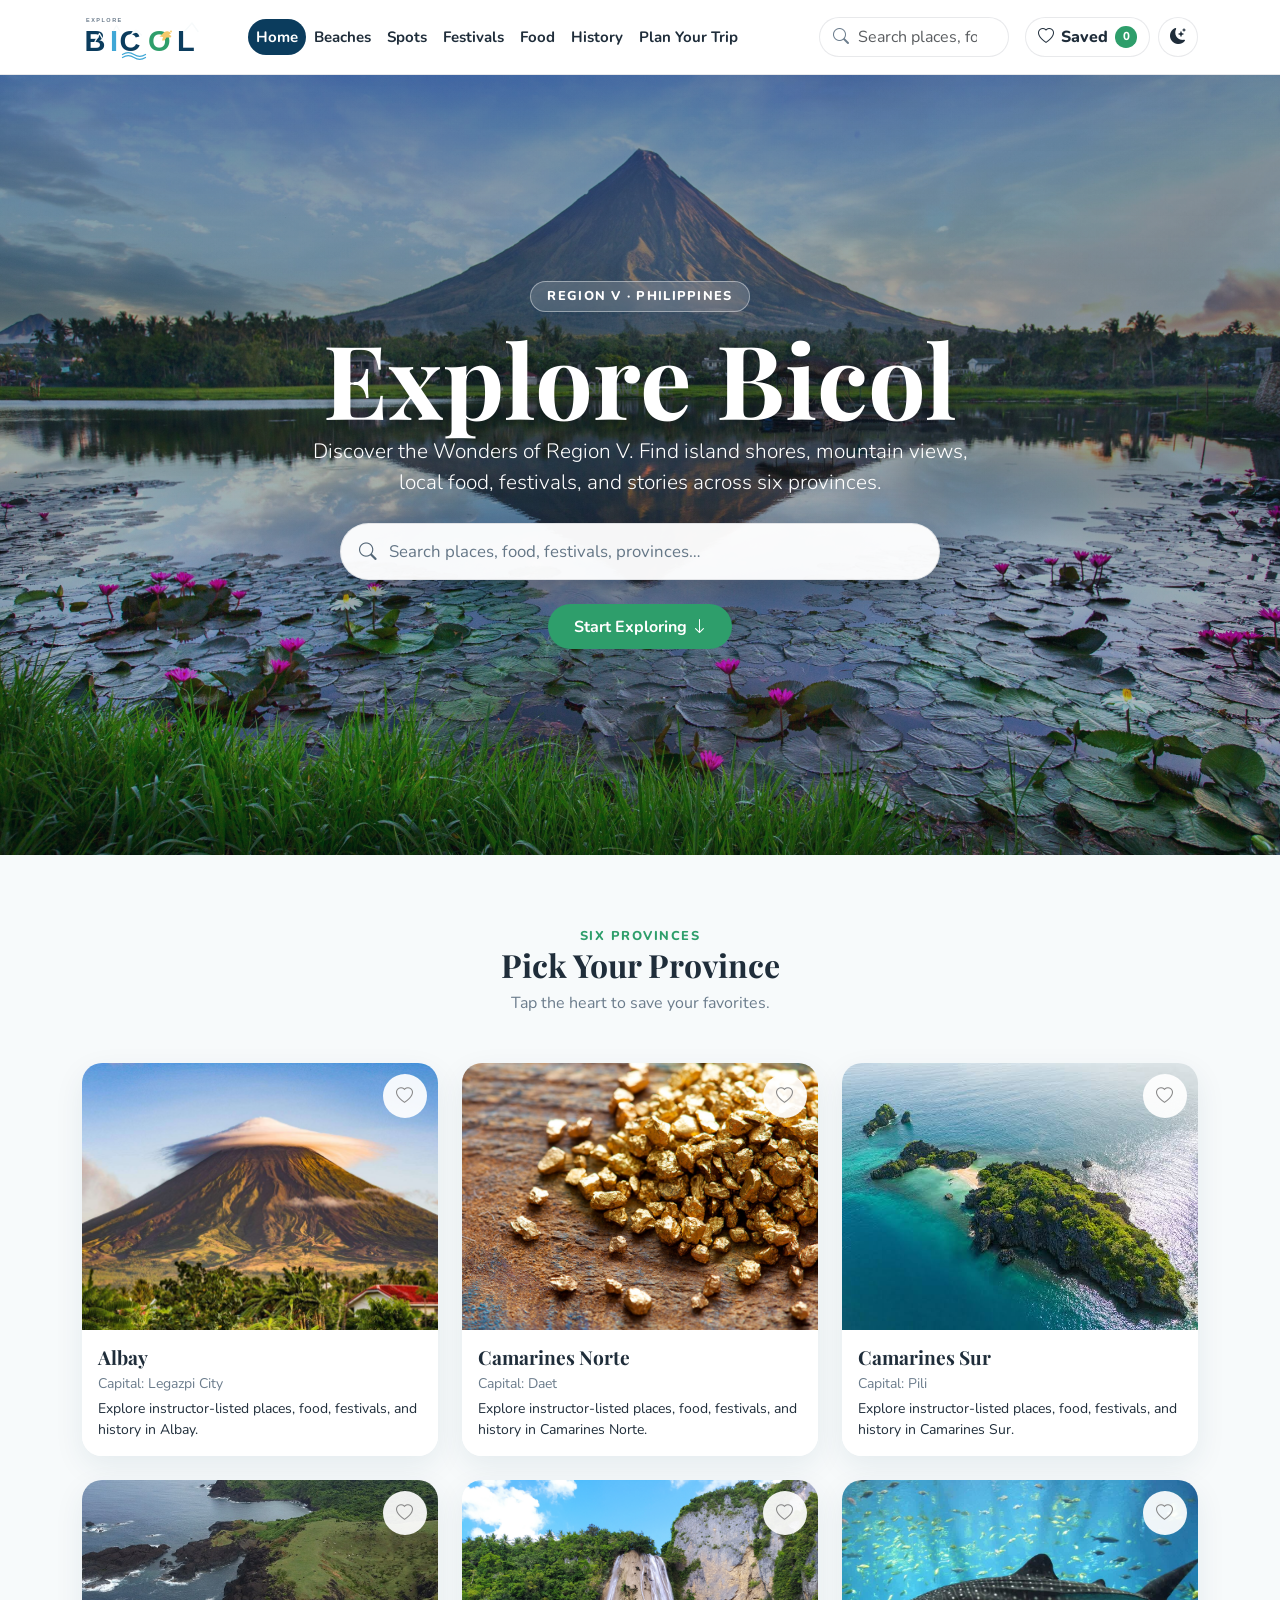
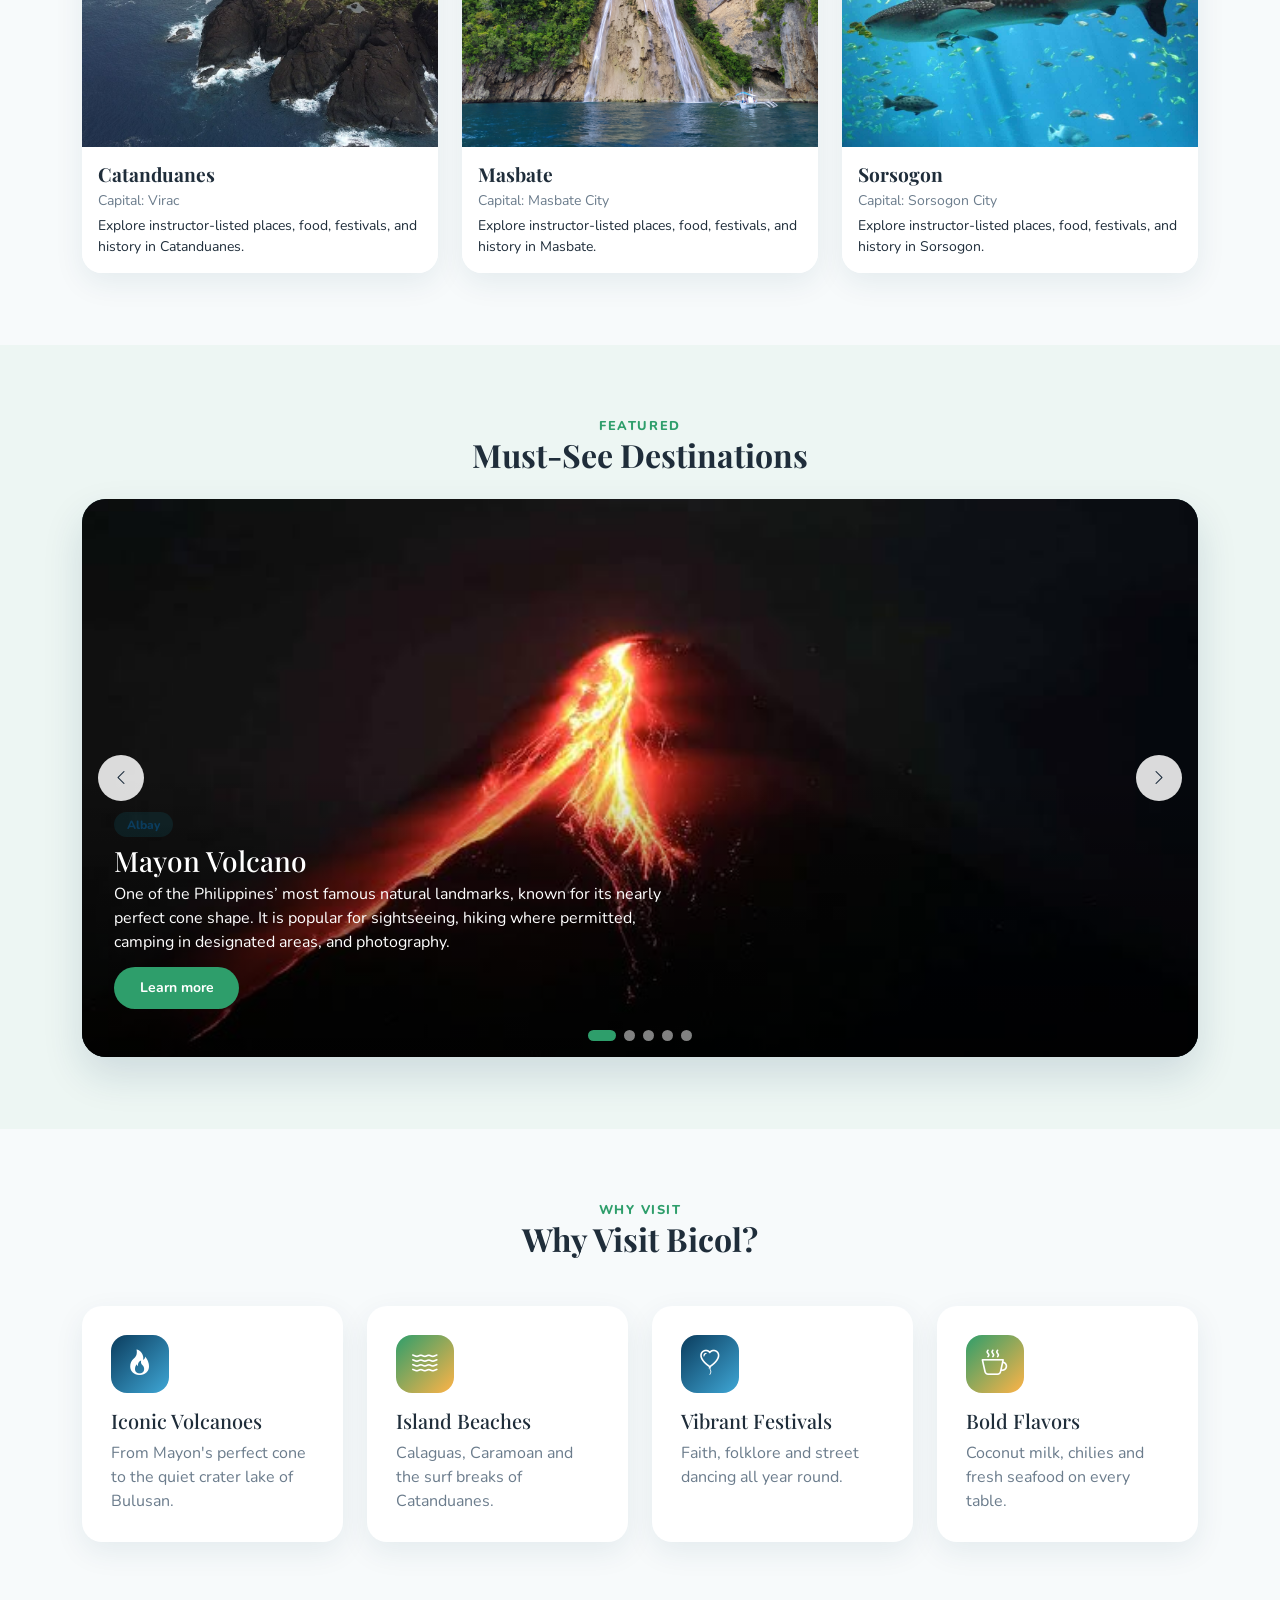
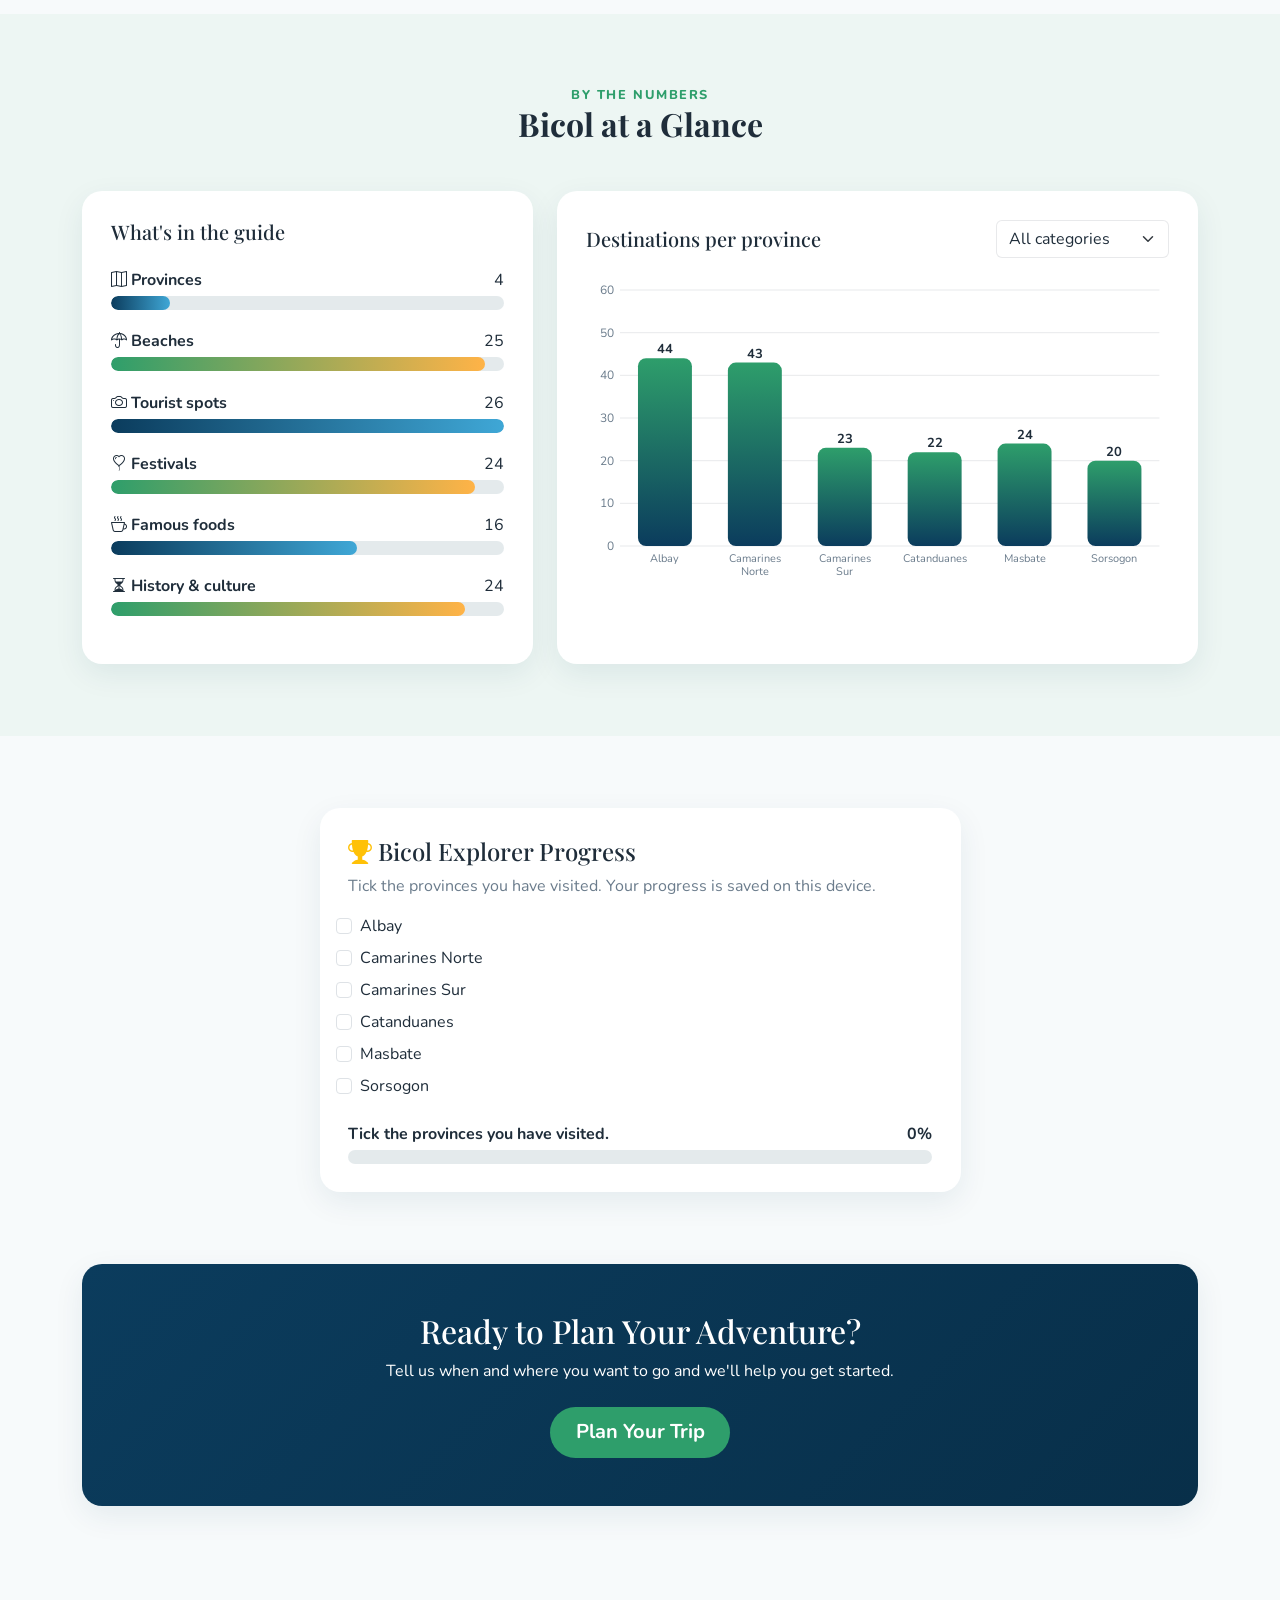
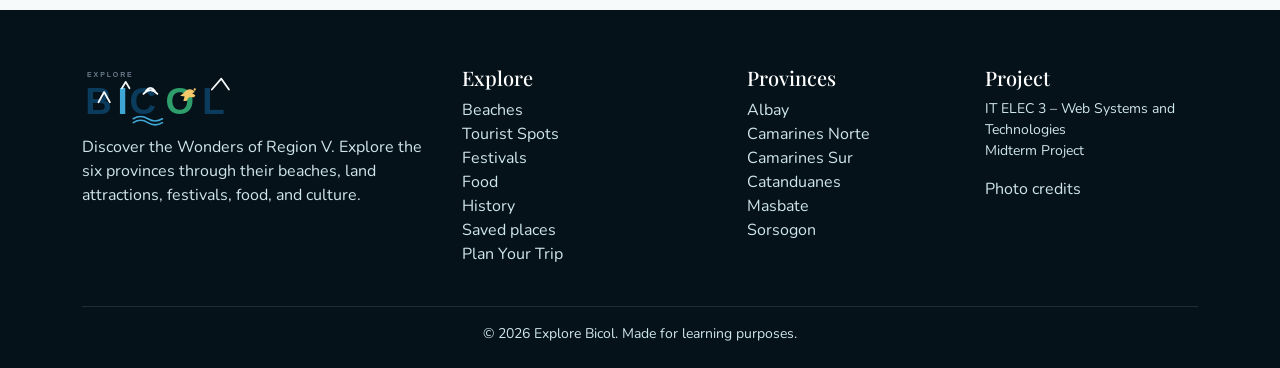
<file: index.html>
<!DOCTYPE html>
<html lang="en" data-bs-theme="light">
<head>
  <meta charset="UTF-8">
  <meta name="viewport" content="width=device-width, initial-scale=1">
  <title>Explore Bicol – Discover the Wonders of Region V</title>
  <meta name="description" content="A tourism guide to the six provinces of Bicol: beaches, spots, festivals, food and history.">
  <script>try{var t=localStorage.getItem('bicolTheme');if(t)document.documentElement.setAttribute('data-bs-theme',t)}catch(e){}</script>
  <link href="https://cdn.jsdelivr.net/npm/bootstrap@5.3.3/dist/css/bootstrap.min.css" rel="stylesheet">
  <link href="https://cdn.jsdelivr.net/npm/bootstrap-icons@1.11.3/font/bootstrap-icons.min.css" rel="stylesheet">
  <link href="https://fonts.googleapis.com/css2?family=Nunito:wght@400;600;700;800&family=Playfair+Display:wght@500;700&display=swap" rel="stylesheet">
  <link rel="icon" type="image/svg+xml" href="images/explore-bicol-mark.svg">
  <link href="css/style.css" rel="stylesheet">
</head>
<body data-page="home">
  <div id="site-header"></div>

  <main>
    <!-- HERO -->
    <section class="hero hero-home" aria-label="Welcome to Bicol">
      <div class="container hero-home-grid">
        <div class="hero-content">
          <span class="hero-badge">Region V &middot; Philippines</span>
          <h1 class="mt-3">Explore Bicol</h1>
          <p class="lead">Discover the Wonders of Region V. Find island shores, mountain views, local food, festivals, and stories across six provinces.</p>
          <div class="hero-search mt-4">
            <i class="bi bi-search search-icon" aria-hidden="true"></i>
            <input id="heroSearch" class="search-input form-control" type="search" placeholder="Search places, food, festivals, provinces…" autocomplete="off" aria-label="Search destinations" aria-autocomplete="list" aria-controls="heroSearchBox" aria-expanded="false">
            <div id="heroSearchBox" class="search-box list-group" role="listbox"></div>
          </div>
          <a href="#provinces" class="btn btn-coral mt-4">Start Exploring <i class="bi bi-arrow-down" aria-hidden="true"></i></a>
        </div>
        <div class="hero-art">
          <img class="hero-bg" src="images/hero/hero-mayon.jpg" alt="" fetchpriority="high" onerror="Site.fallback(this)">
          <video class="hero-video" data-src="images/hero/camarines-sur-aerial.mp4" poster="images/hero/hero-mayon.jpg" muted playsinline preload="none" aria-hidden="true" tabindex="-1"></video>
        </div>
      </div>
    </section>

    <!-- PROVINCES -->
    <section class="section" id="provinces">
      <div class="container">
        <div class="text-center mb-5">
          <div class="section-kicker">Six provinces</div>
          <h2 class="section-title">Pick Your Province</h2>
          <p class="text-muted">Tap the heart to save your favorites.</p>
        </div>
        <div class="row g-4" id="provinceCards"></div>
      </div>
    </section>

    <!-- FEATURED CAROUSEL -->
    <section class="section section-alt" aria-label="Featured destinations">
      <div class="container">
        <div class="text-center mb-4">
          <div class="section-kicker">Featured</div>
          <h2 class="section-title">Must-See Destinations</h2>
        </div>
        <div class="bc-carousel" id="bcCarousel">
          <div class="bc-track" id="bcTrack"></div>
          <button class="bc-nav bc-prev" id="bcPrev" aria-label="Previous slide"><i class="bi bi-chevron-left"></i></button>
          <button class="bc-nav bc-next" id="bcNext" aria-label="Next slide"><i class="bi bi-chevron-right"></i></button>
          <div class="bc-dots" id="bcDots"></div>
        </div>
      </div>
    </section>

    <!-- WHY VISIT -->
    <section class="section">
      <div class="container">
        <div class="text-center mb-5">
          <div class="section-kicker">Why visit</div>
          <h2 class="section-title">Why Visit Bicol?</h2>
        </div>
        <div class="row g-4">
          <div class="col-md-6 col-lg-3 reveal"><div class="feature-box"><div class="feature-icon"><i class="bi bi-fire"></i></div><h3 class="h5">Iconic Volcanoes</h3><p class="text-muted mb-0">From Mayon's perfect cone to the quiet crater lake of Bulusan.</p></div></div>
          <div class="col-md-6 col-lg-3 reveal"><div class="feature-box"><div class="feature-icon"><i class="bi bi-water"></i></div><h3 class="h5">Island Beaches</h3><p class="text-muted mb-0">Calaguas, Caramoan and the surf breaks of Catanduanes.</p></div></div>
          <div class="col-md-6 col-lg-3 reveal"><div class="feature-box"><div class="feature-icon"><i class="bi bi-balloon-heart"></i></div><h3 class="h5">Vibrant Festivals</h3><p class="text-muted mb-0">Faith, folklore and street dancing all year round.</p></div></div>
          <div class="col-md-6 col-lg-3 reveal"><div class="feature-box"><div class="feature-icon"><i class="bi bi-cup-hot"></i></div><h3 class="h5">Bold Flavors</h3><p class="text-muted mb-0">Coconut milk, chilies and fresh seafood on every table.</p></div></div>
        </div>
      </div>
    </section>

    <!-- STATS + CHART -->
    <section class="section section-alt">
      <div class="container">
        <div class="text-center mb-5">
          <div class="section-kicker">By the numbers</div>
          <h2 class="section-title">Bicol at a Glance</h2>
        </div>
        <div class="row g-4">
          <div class="col-lg-5 reveal"><div class="panel h-100"><h3 class="h5 mb-4">What's in the guide</h3><div id="stats"></div></div></div>
          <div class="col-lg-7 reveal"><div class="panel h-100">
            <div class="d-flex flex-wrap justify-content-between align-items-center gap-2 mb-3">
              <h3 class="h5 mb-0">Destinations per province</h3>
              <select id="chartCategory" class="form-select w-auto" aria-label="Filter chart by category">
                <option value="all">All categories</option><option value="beaches">Beaches</option><option value="spots">Tourist spots</option>
                <option value="festivals">Festivals</option><option value="foods">Foods</option><option value="history">History &amp; culture</option>
              </select>
            </div>
            <div class="chart-wrap"><canvas id="destChart" role="img" aria-label="Bar chart of destinations per province"></canvas></div>
          </div></div>
        </div>
      </div>
    </section>

    <!-- EXPLORER PROGRESS -->
    <section class="section">
      <div class="container">
        <div class="row justify-content-center"><div class="col-lg-7"><div class="panel reveal">
          <h2 class="h4"><i class="bi bi-trophy-fill text-warning"></i> Bicol Explorer Progress</h2>
          <p class="text-muted">Tick the provinces you have visited. Your progress is saved on this device.</p>
          <div class="row" id="explorerList"></div>
          <div class="d-flex justify-content-between mt-3"><strong id="explorerMsg"></strong><strong id="explorerPct">0%</strong></div>
          <div class="progress mt-1" role="progressbar" aria-label="Explorer progress" aria-valuemin="0" aria-valuemax="100"><div class="progress-bar" id="explorerBar" style="width:0"></div></div>
        </div></div></div>
      </div>
    </section>

    <!-- CTA -->
    <section class="section pt-0">
      <div class="container">
        <div class="panel text-center py-5 reveal cta-panel">
          <h2 class="text-white">Ready to Plan Your Adventure?</h2>
          <p class="mb-4">Tell us when and where you want to go and we'll help you get started.</p>
          <a href="contact.html" class="btn btn-coral btn-lg">Plan Your Trip</a>
        </div>
      </div>
    </section>
  </main>

  <div id="site-footer"></div>
  <script src="https://cdn.jsdelivr.net/npm/bootstrap@5.3.3/dist/js/bootstrap.bundle.min.js"></script>
  <script src="js/data.js"></script>
  <script src="js/main.js"></script>
  <script src="js/pages.js"></script>
</body>
</html>
</file>
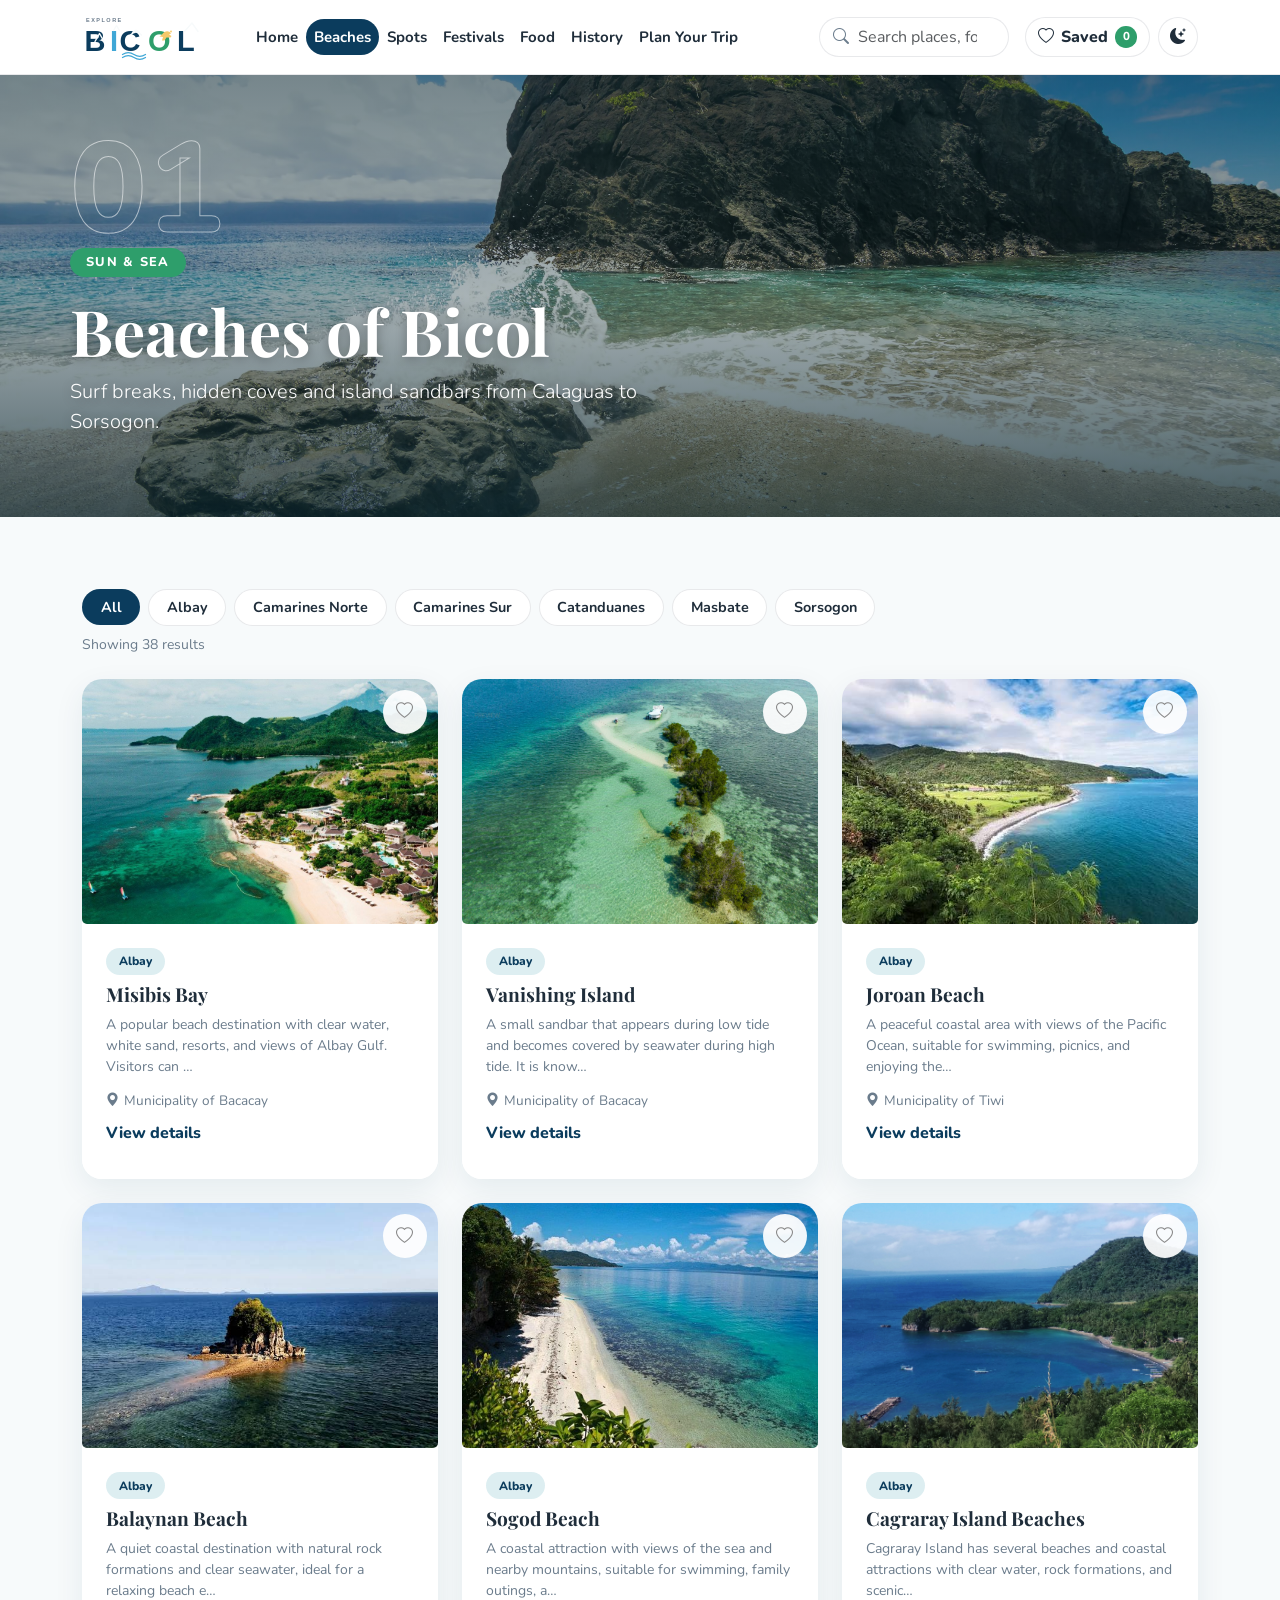
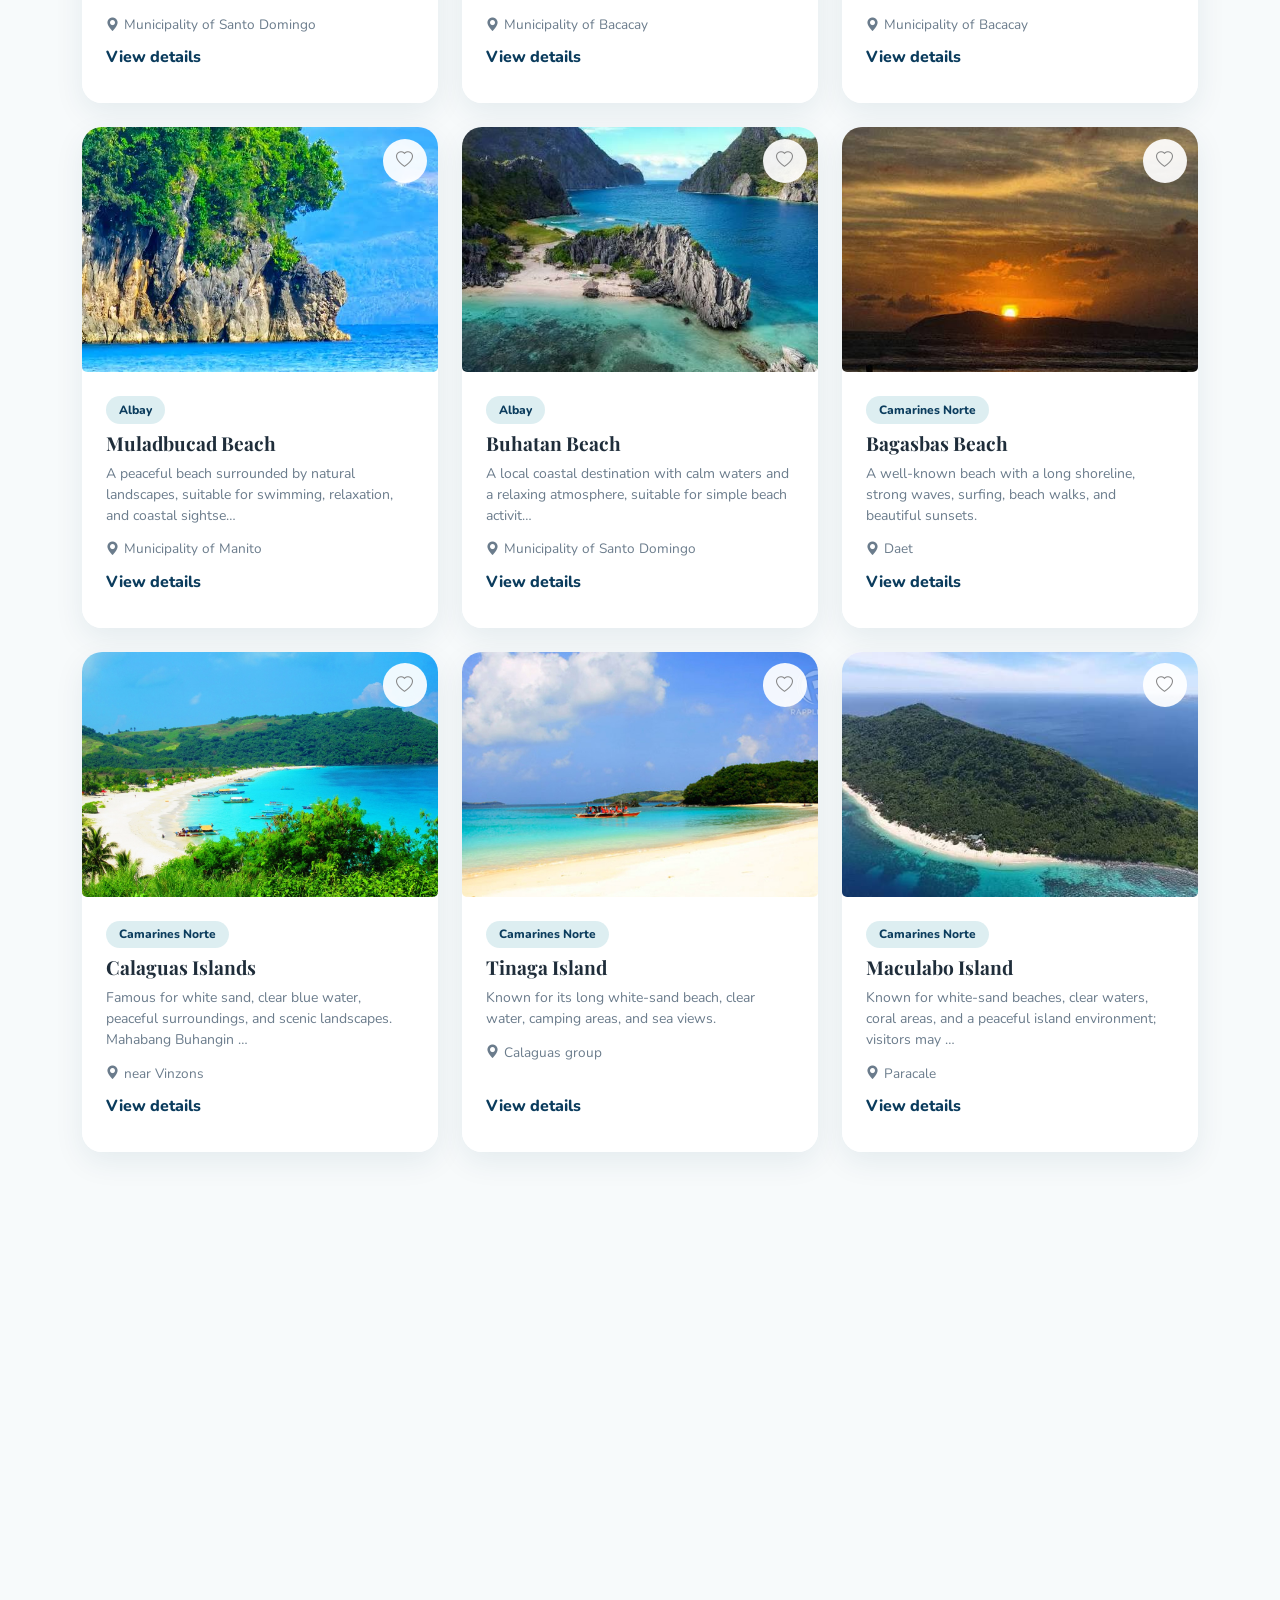
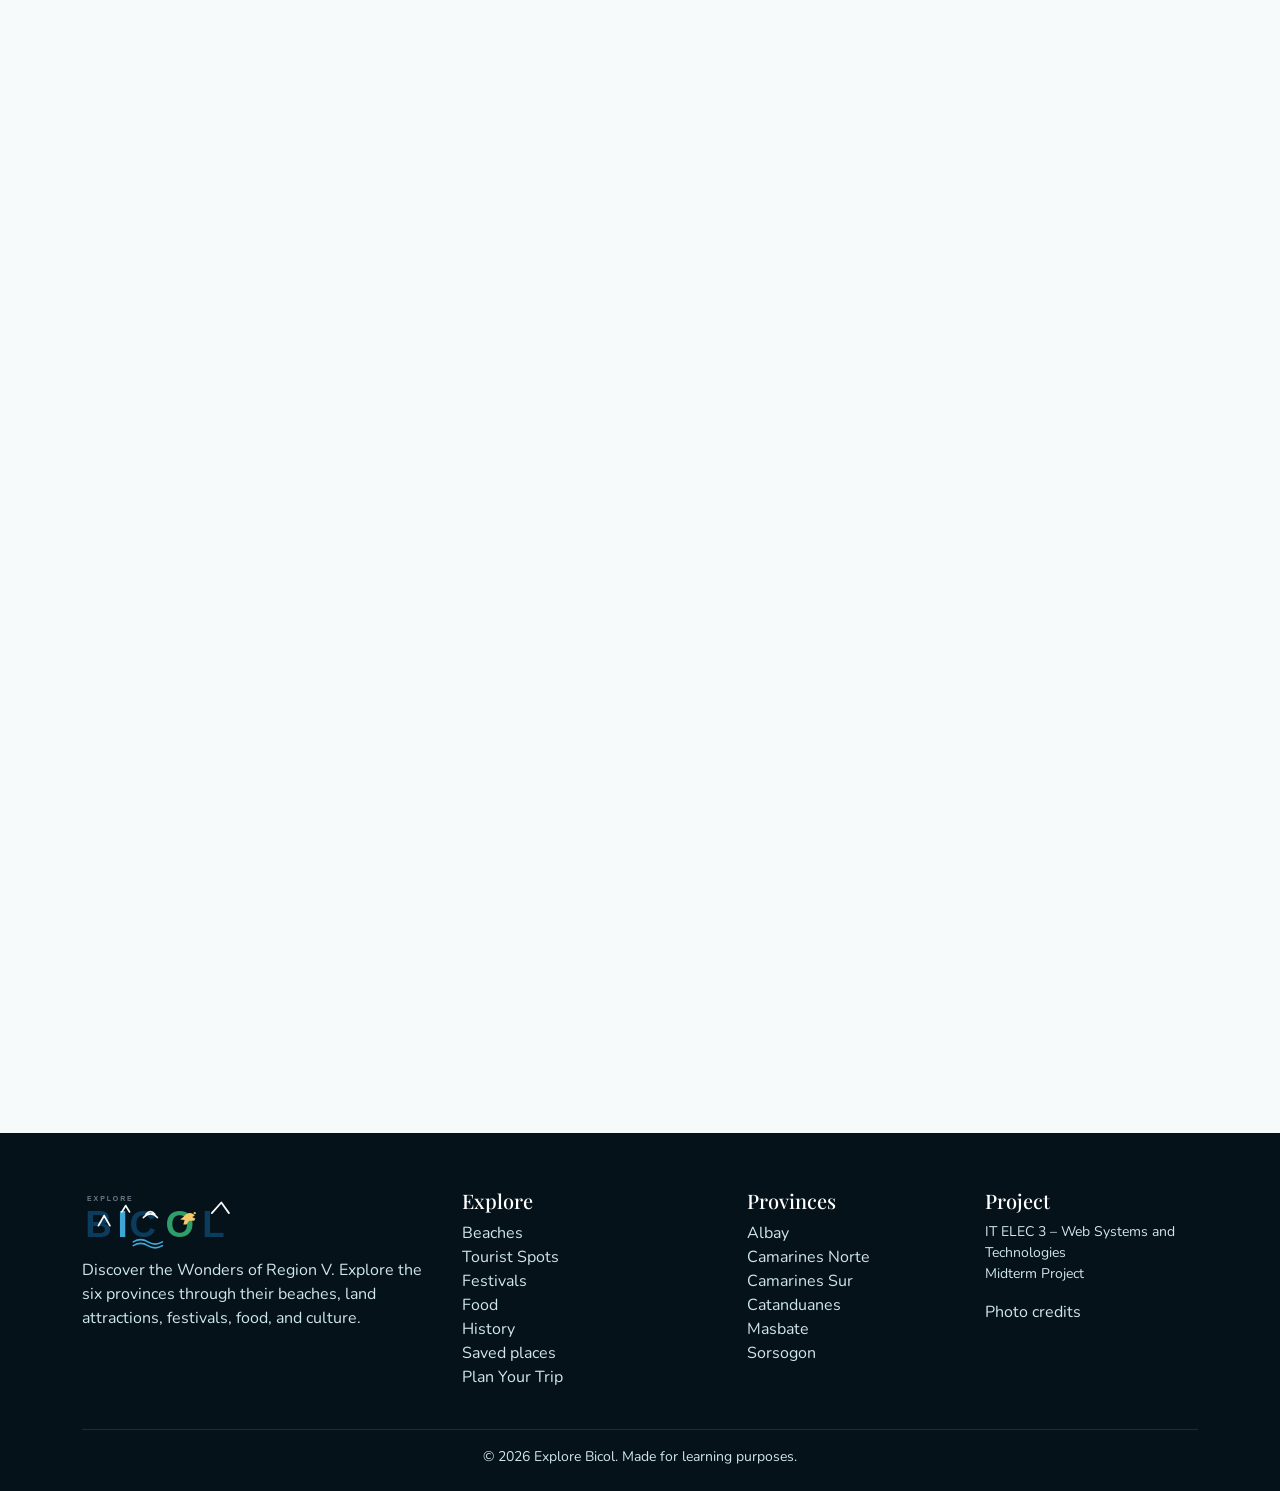
<file: beaches.html>
<!DOCTYPE html>
<html lang="en" data-bs-theme="light">
<head>
  <meta charset="UTF-8">
  <meta name="viewport" content="width=device-width, initial-scale=1">
  <title>Beaches – Explore Bicol</title>
  <meta name="description" content="Beaches across the six provinces of Bicol.">
  <script>try{var t=localStorage.getItem('bicolTheme');if(t)document.documentElement.setAttribute('data-bs-theme',t)}catch(e){}</script>
  <link href="https://cdn.jsdelivr.net/npm/bootstrap@5.3.3/dist/css/bootstrap.min.css" rel="stylesheet">
  <link href="https://cdn.jsdelivr.net/npm/bootstrap-icons@1.11.3/font/bootstrap-icons.min.css" rel="stylesheet">
  <link href="https://fonts.googleapis.com/css2?family=Nunito:wght@400;600;700;800&family=Playfair+Display:wght@500;700&display=swap" rel="stylesheet">
  <link rel="icon" type="image/svg+xml" href="images/explore-bicol-mark.svg">
  <link href="css/style.css" rel="stylesheet">
</head>
<body data-page="beaches">
  <div id="site-header"></div>
  <main>
    <section class="hero hero-sm" aria-label="Beaches">
      <img class="hero-bg" src="images/hero/hero-beaches.jpg" alt="White sand beach with clear water" loading="lazy" onerror="Site.fallback(this)">
      <div class="hero-overlay"></div>
      <div class="container hero-content"><span class="hero-number" aria-hidden="true">01</span><span class="hero-badge">Sun &amp; Sea</span><h1 class="mt-3">Beaches of Bicol</h1><p class="lead">Surf breaks, hidden coves and island sandbars from Calaguas to Sorsogon.</p></div>
    </section>
    <section class="section">
      <div class="container">
        <div class="d-flex flex-wrap gap-2 mb-2" id="filters" role="group" aria-label="Filter by province"></div>
        <p class="text-muted small mb-4" id="count" aria-live="polite"></p>
        <div class="row g-4" id="grid"></div>
      </div>
    </section>
  </main>
  <div id="site-footer"></div>
  <script src="https://cdn.jsdelivr.net/npm/bootstrap@5.3.3/dist/js/bootstrap.bundle.min.js"></script>
  <script src="js/data.js"></script>
  <script src="js/main.js"></script>
  <script src="js/pages.js"></script>
</body>
</html>
</file>
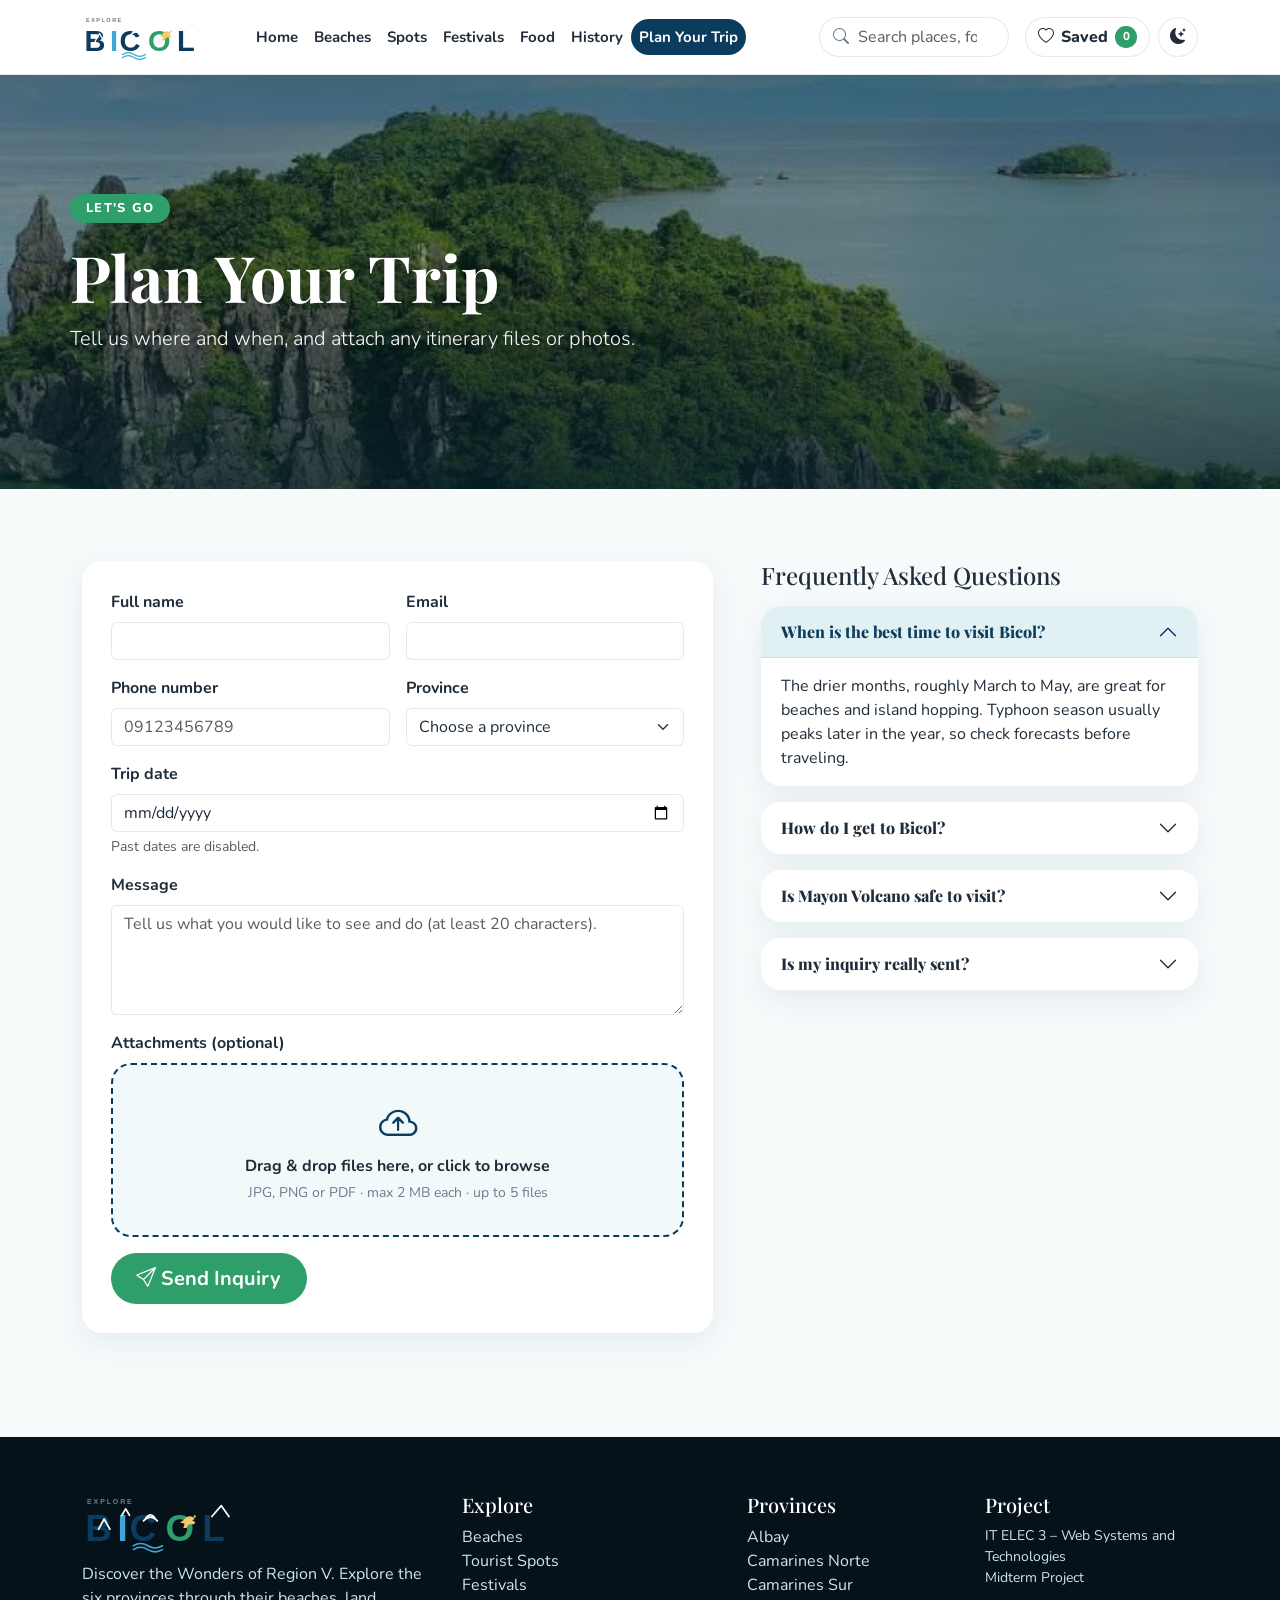
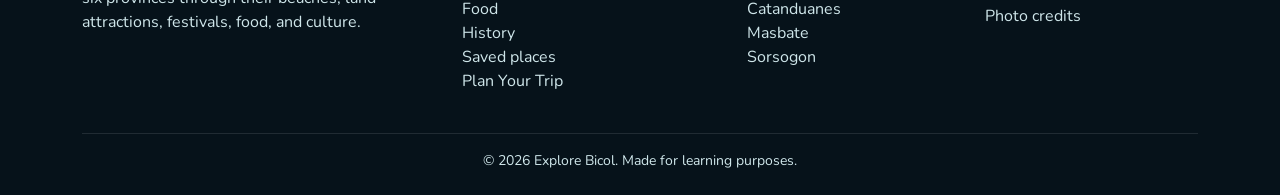
<file: contact.html>
<!DOCTYPE html>
<html lang="en" data-bs-theme="light">
<head>
  <meta charset="UTF-8">
  <meta name="viewport" content="width=device-width, initial-scale=1">
  <title>Plan Your Trip – Explore Bicol</title>
  <meta name="description" content="Send a trip inquiry and plan your Bicol adventure.">
  <script>try{var t=localStorage.getItem('bicolTheme');if(t)document.documentElement.setAttribute('data-bs-theme',t)}catch(e){}</script>
  <link href="https://cdn.jsdelivr.net/npm/bootstrap@5.3.3/dist/css/bootstrap.min.css" rel="stylesheet">
  <link href="https://cdn.jsdelivr.net/npm/bootstrap-icons@1.11.3/font/bootstrap-icons.min.css" rel="stylesheet">
  <link href="https://fonts.googleapis.com/css2?family=Nunito:wght@400;600;700;800&family=Playfair+Display:wght@500;700&display=swap" rel="stylesheet">
  <link rel="icon" type="image/svg+xml" href="images/explore-bicol-mark.svg">
  <link href="css/style.css" rel="stylesheet">
</head>
<body data-page="contact">
  <div id="site-header"></div>
  <main>
    <section class="hero hero-sm" aria-label="Plan your trip">
      <img class="hero-bg" src="images/hero/hero-contact.jpg" alt="Legazpi skyline and coastline at sunset" loading="lazy" onerror="Site.fallback(this)">
      <div class="hero-overlay"></div>
      <div class="container hero-content"><span class="hero-badge">Let's go</span><h1 class="mt-3">Plan Your Trip</h1><p class="lead">Tell us where and when, and attach any itinerary files or photos.</p></div>
    </section>

    <section class="section">
      <div class="container">
        <div class="row g-5">
          <div class="col-lg-7">
            <div class="panel">
              <div id="successMsg" class="alert alert-success d-none" role="alert"><i class="bi bi-check-circle-fill"></i> <span></span></div>
              <form id="tripForm" novalidate>
                <div class="row g-3">
                  <div class="col-md-6"><label class="form-label fw-bold" for="name">Full name</label>
                    <input class="form-control" id="name" name="name" data-validate autocomplete="name" required><div class="invalid-feedback"></div></div>
                  <div class="col-md-6"><label class="form-label fw-bold" for="email">Email</label>
                    <input class="form-control" id="email" name="email" type="email" data-validate autocomplete="email" required><div class="invalid-feedback"></div></div>
                  <div class="col-md-6"><label class="form-label fw-bold" for="phone">Phone number</label>
                    <input class="form-control" id="phone" name="phone" type="tel" placeholder="09123456789" data-validate autocomplete="tel" required><div class="invalid-feedback"></div></div>
                  <div class="col-md-6"><label class="form-label fw-bold" for="province">Province</label>
                    <select class="form-select" id="province" name="province" data-validate required></select><div class="invalid-feedback"></div></div>
                  <div class="col-12"><label class="form-label fw-bold" for="tripDate">Trip date</label>
                    <input class="form-control" id="tripDate" name="tripDate" type="date" data-validate required>
                    <div class="form-text">Past dates are disabled.</div><div class="invalid-feedback"></div></div>
                  <div class="col-12"><label class="form-label fw-bold" for="message">Message</label>
                    <textarea class="form-control" id="message" name="message" rows="4" data-validate placeholder="Tell us what you would like to see and do (at least 20 characters)." required></textarea><div class="invalid-feedback"></div></div>
                  <div class="col-12">
                    <label class="form-label fw-bold" for="fileInput">Attachments (optional)</label>
                    <div class="dropzone" id="dropzone" tabindex="0" role="button" aria-label="Upload files by dragging or browsing">
                      <i class="bi bi-cloud-arrow-up"></i>
                      <p class="mb-1 fw-bold">Drag &amp; drop files here, or click to browse</p>
                      <p class="small text-muted mb-0">JPG, PNG or PDF &middot; max 2 MB each &middot; up to 5 files</p>
                      <input type="file" id="fileInput" class="d-none" multiple accept=".jpg,.jpeg,.png,.pdf">
                    </div>
                    <div class="text-danger small mt-2 d-none" id="dzError" role="alert"></div>
                    <div id="fileList"></div>
                  </div>
                  <div class="col-12"><button type="submit" class="btn btn-coral btn-lg"><i class="bi bi-send"></i> Send Inquiry</button></div>
                </div>
              </form>
            </div>
          </div>

          <div class="col-lg-5">
            <h2 class="h4 mb-3">Frequently Asked Questions</h2>
            <div class="accordion" id="faq">
              <div class="accordion-item"><h3 class="accordion-header"><button class="accordion-button" data-bs-toggle="collapse" data-bs-target="#q1">When is the best time to visit Bicol?</button></h3>
                <div id="q1" class="accordion-collapse collapse show" data-bs-parent="#faq"><div class="accordion-body">The drier months, roughly March to May, are great for beaches and island hopping. Typhoon season usually peaks later in the year, so check forecasts before traveling.</div></div></div>
              <div class="accordion-item"><h3 class="accordion-header"><button class="accordion-button collapsed" data-bs-toggle="collapse" data-bs-target="#q2">How do I get to Bicol?</button></h3>
                <div id="q2" class="accordion-collapse collapse" data-bs-parent="#faq"><div class="accordion-body">You can fly into airports such as Legazpi or Naga (Pili), or take a long-distance bus or train from Manila.</div></div></div>
              <div class="accordion-item"><h3 class="accordion-header"><button class="accordion-button collapsed" data-bs-toggle="collapse" data-bs-target="#q3">Is Mayon Volcano safe to visit?</button></h3>
                <div id="q3" class="accordion-collapse collapse" data-bs-parent="#faq"><div class="accordion-body">Viewpoints are usually safe, but areas near the volcano may be restricted. Always follow the latest PHIVOLCS alert level and local advisories.</div></div></div>
              <div class="accordion-item"><h3 class="accordion-header"><button class="accordion-button collapsed" data-bs-toggle="collapse" data-bs-target="#q4">Is my inquiry really sent?</button></h3>
                <div id="q4" class="accordion-collapse collapse" data-bs-parent="#faq"><div class="accordion-body">No. This is a school project, so the form only demonstrates validation and shows a success message. Nothing is sent or stored.</div></div></div>
            </div>
          </div>
        </div>
      </div>
    </section>
  </main>
  <div id="site-footer"></div>
  <script src="https://cdn.jsdelivr.net/npm/bootstrap@5.3.3/dist/js/bootstrap.bundle.min.js"></script>
  <script src="js/data.js"></script>
  <script src="js/main.js"></script>
  <script src="js/pages.js"></script>
</body>
</html>
</file>
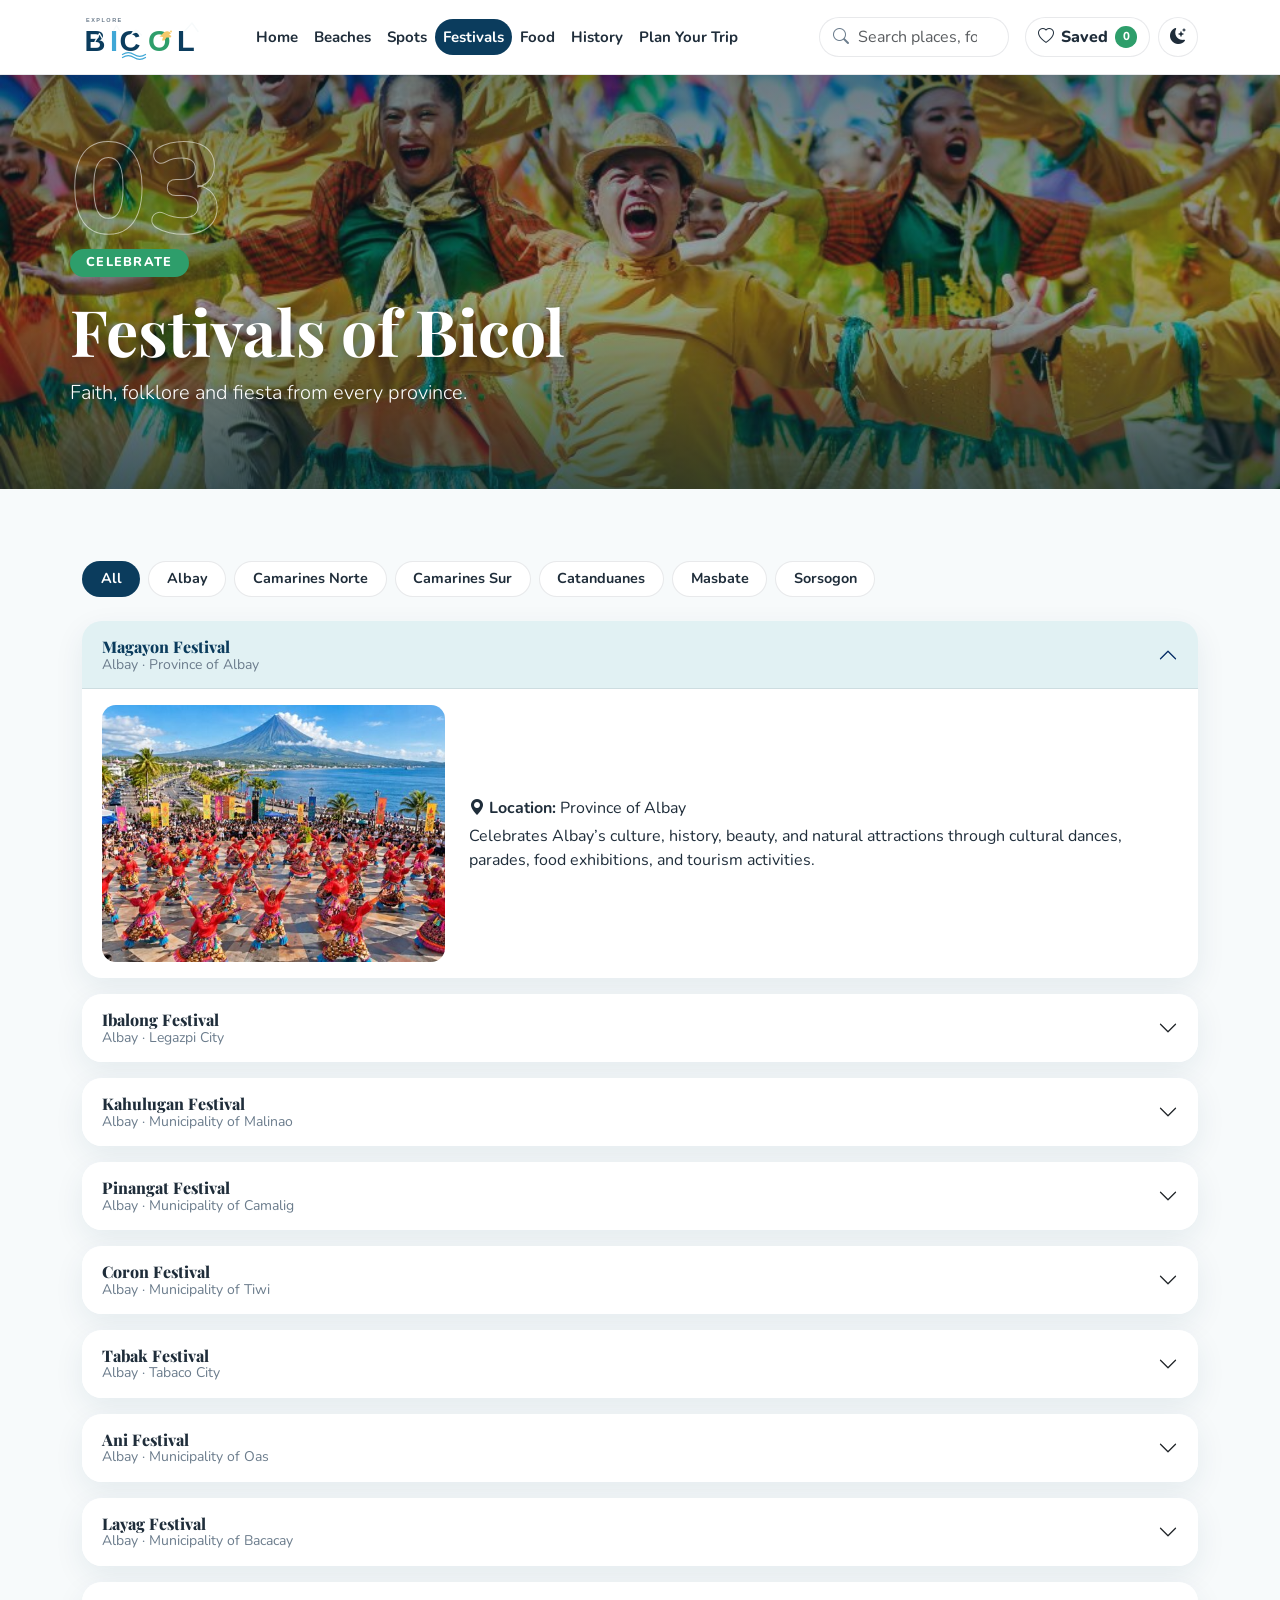
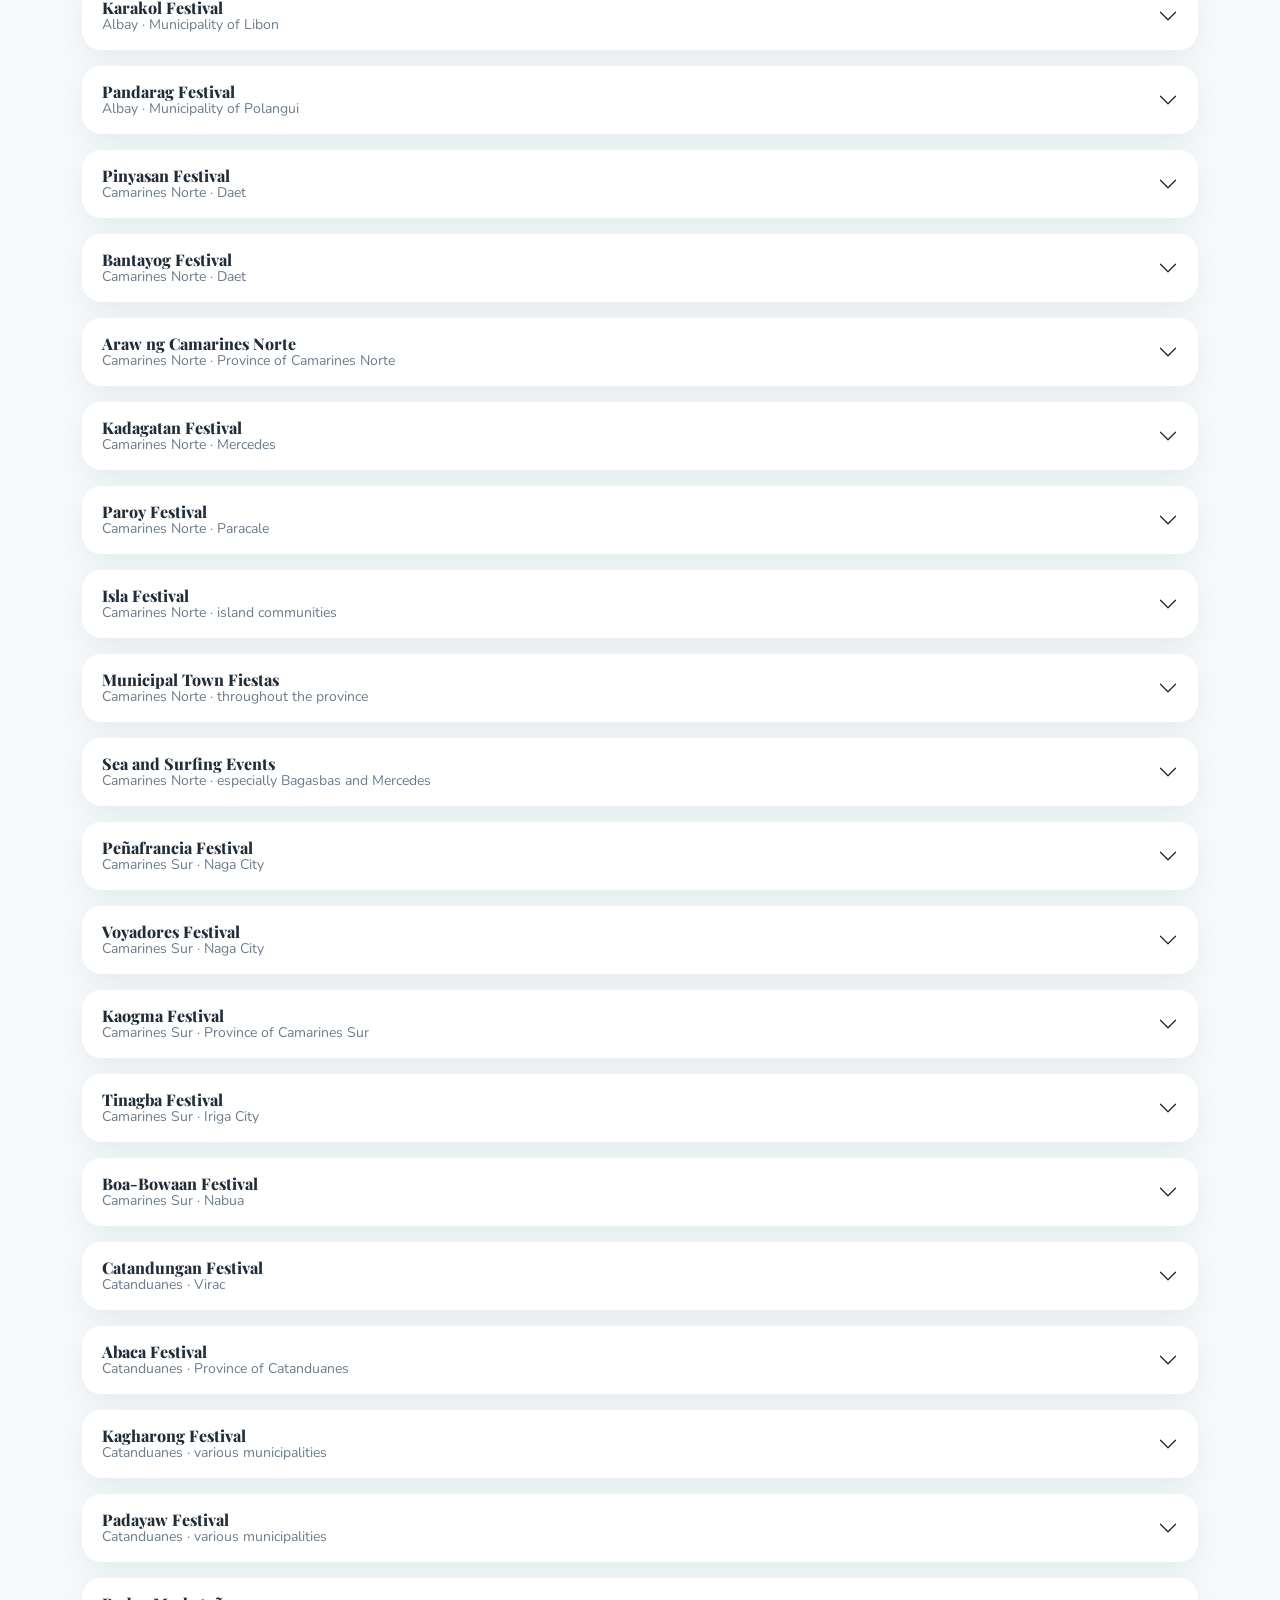
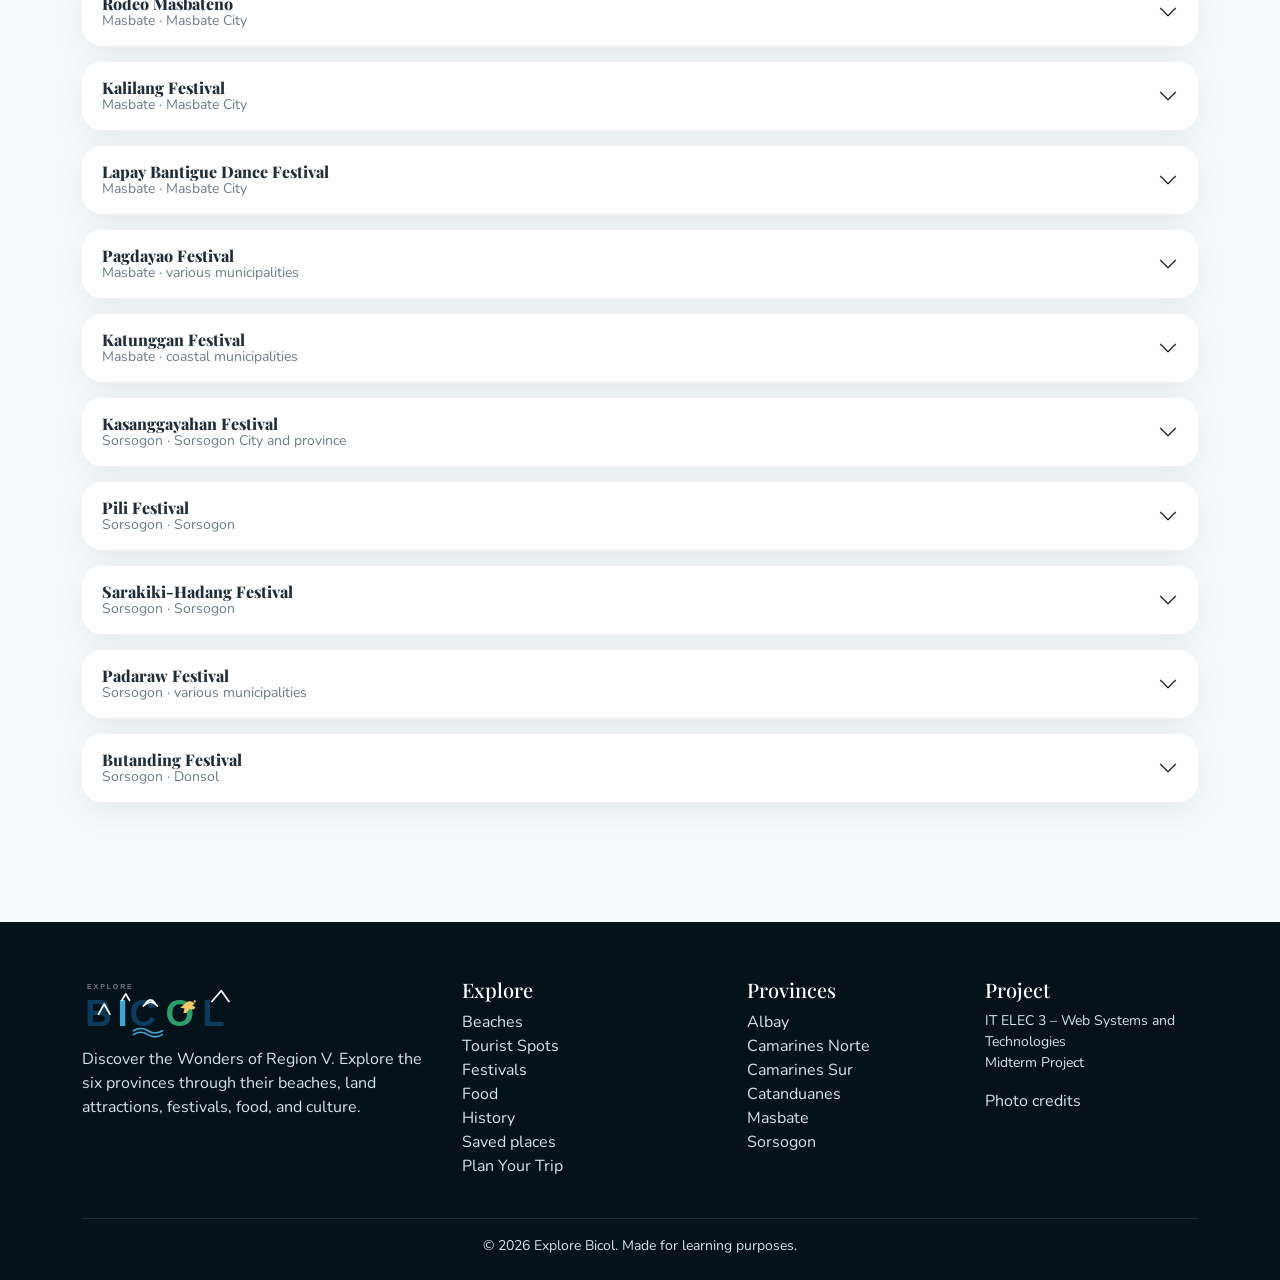
<file: festivals.html>
<!DOCTYPE html>
<html lang="en" data-bs-theme="light">
<head>
  <meta charset="UTF-8">
  <meta name="viewport" content="width=device-width, initial-scale=1">
  <title>Festivals – Explore Bicol</title>
  <meta name="description" content="Festivals of Bicol: dates, stories and meanings.">
  <script>try{var t=localStorage.getItem('bicolTheme');if(t)document.documentElement.setAttribute('data-bs-theme',t)}catch(e){}</script>
  <link href="https://cdn.jsdelivr.net/npm/bootstrap@5.3.3/dist/css/bootstrap.min.css" rel="stylesheet">
  <link href="https://cdn.jsdelivr.net/npm/bootstrap-icons@1.11.3/font/bootstrap-icons.min.css" rel="stylesheet">
  <link href="https://fonts.googleapis.com/css2?family=Nunito:wght@400;600;700;800&family=Playfair+Display:wght@500;700&display=swap" rel="stylesheet">
  <link rel="icon" type="image/svg+xml" href="images/explore-bicol-mark.svg">
  <link href="css/style.css" rel="stylesheet">
</head>
<body data-page="festivals">
  <div id="site-header"></div>
  <main>
    <section class="hero hero-sm" aria-label="Festivals">
      <img class="hero-bg" src="images/hero/hero-festivals.jpg" alt="Dancers performing at the Ibalong Festival in Legazpi" loading="lazy" onerror="Site.fallback(this)">
      <div class="hero-overlay"></div>
      <div class="container hero-content"><span class="hero-number" aria-hidden="true">03</span><span class="hero-badge">Celebrate</span><h1 class="mt-3">Festivals of Bicol</h1><p class="lead">Faith, folklore and fiesta from every province.</p></div>
    </section>
    <section class="section">
      <div class="container">
        <div class="d-flex flex-wrap gap-2 mb-4" id="filters" role="group" aria-label="Filter by province"></div>
        <div id="festList"></div>
      </div>
    </section>
  </main>
  <div id="site-footer"></div>
  <script src="https://cdn.jsdelivr.net/npm/bootstrap@5.3.3/dist/js/bootstrap.bundle.min.js"></script>
  <script src="js/data.js"></script>
  <script src="js/main.js"></script>
  <script src="js/pages.js"></script>
</body>
</html>
</file>
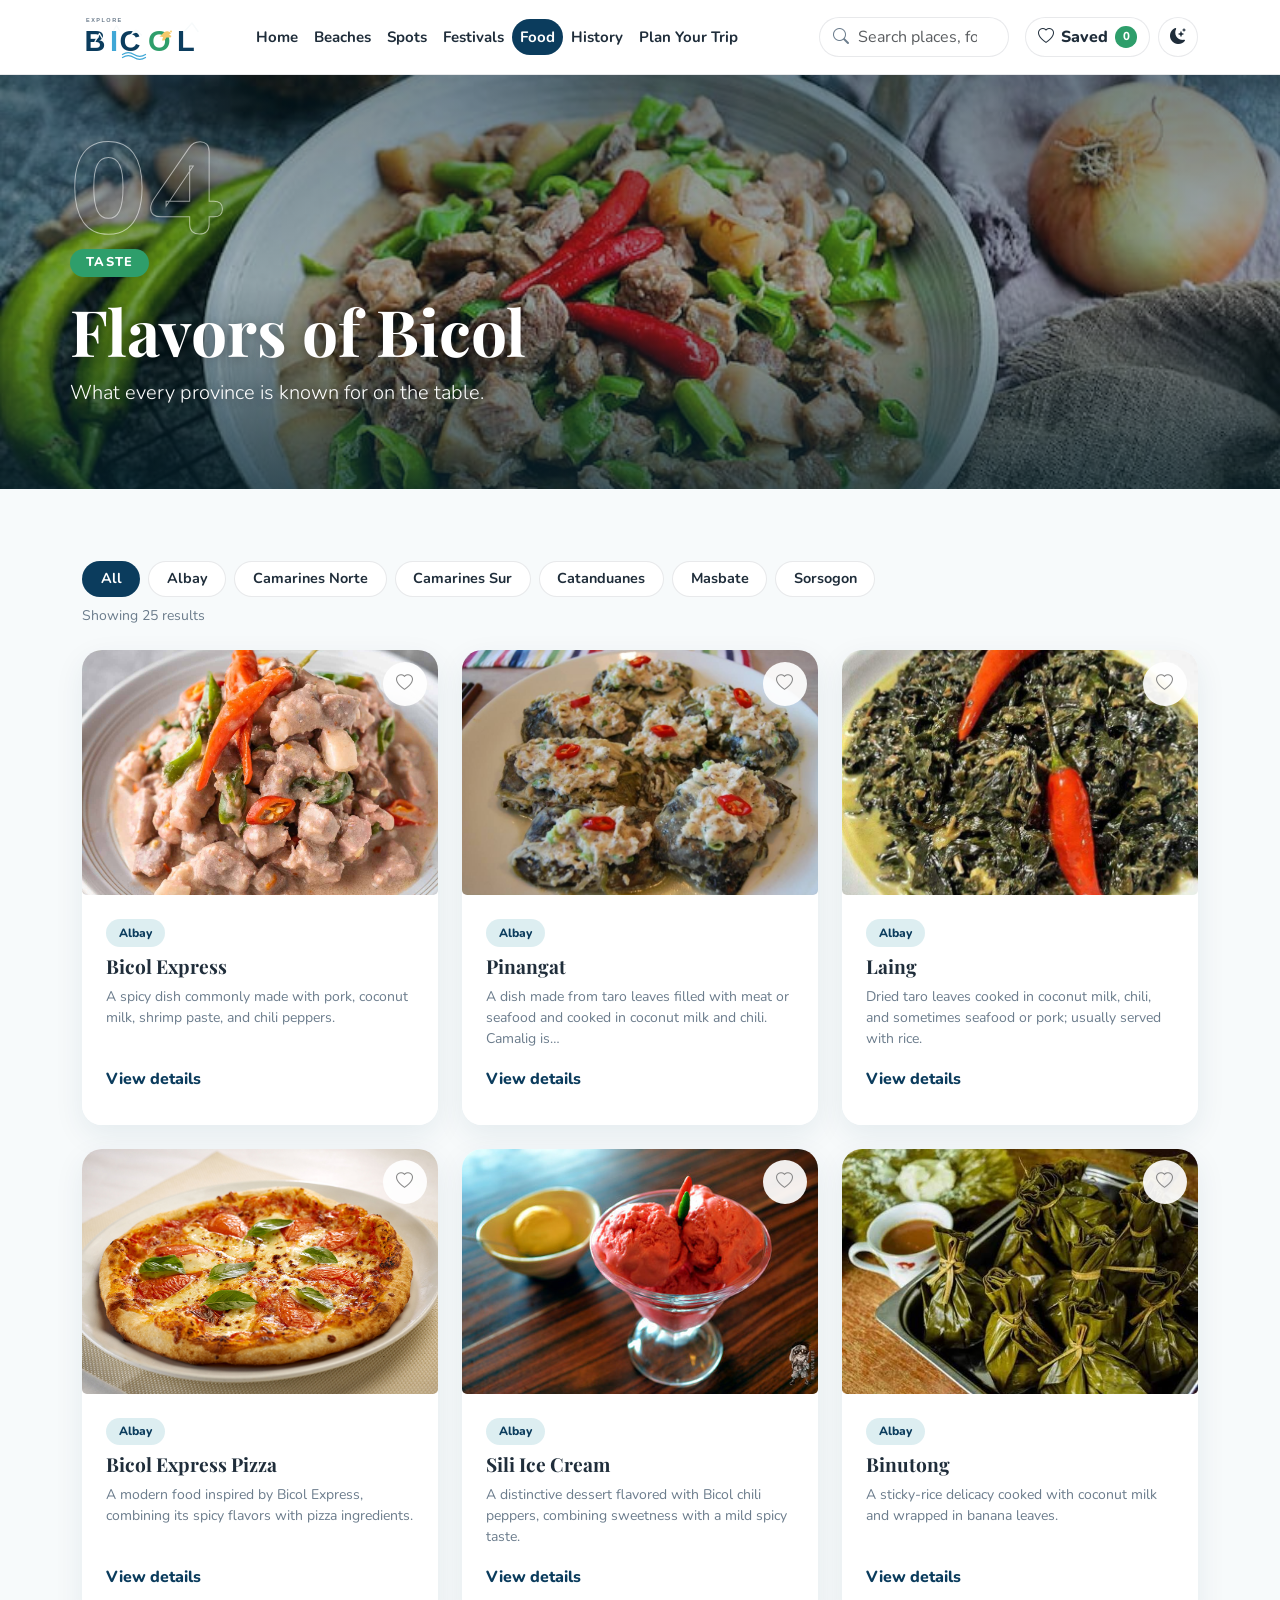
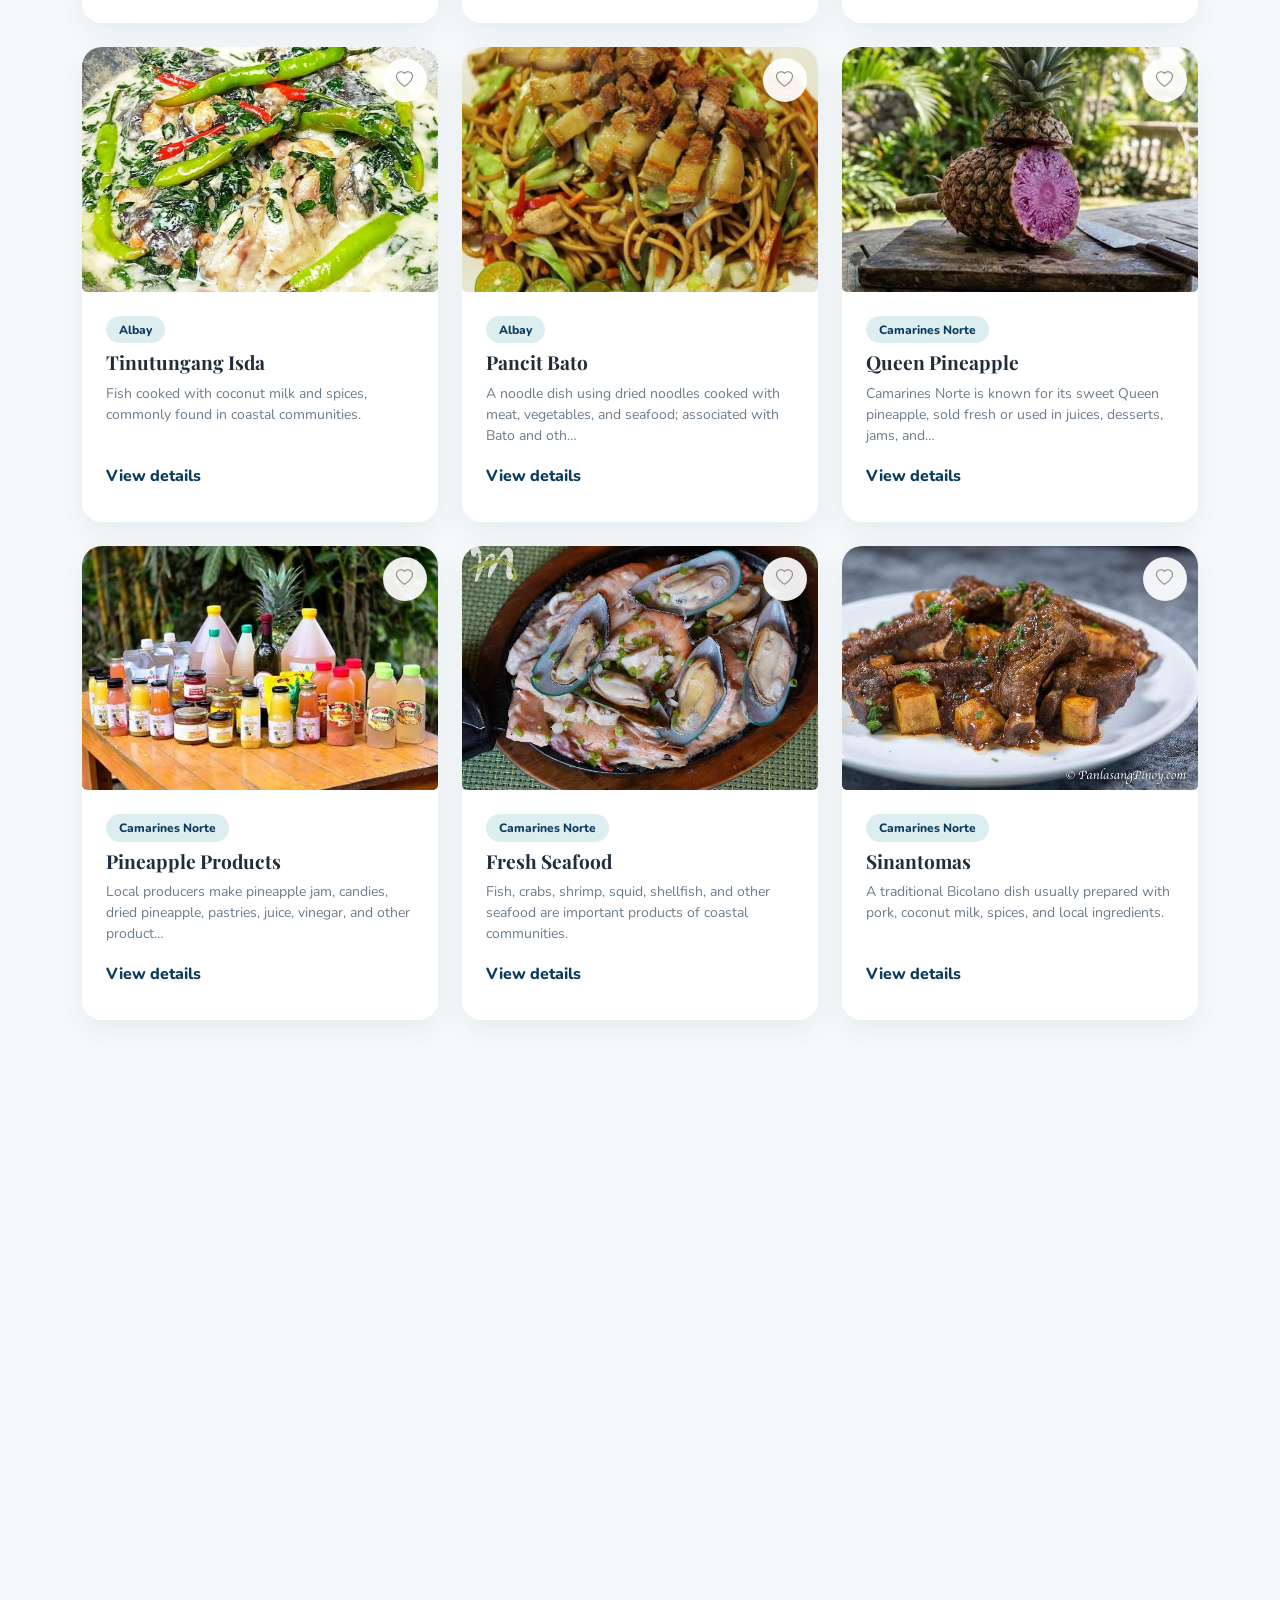
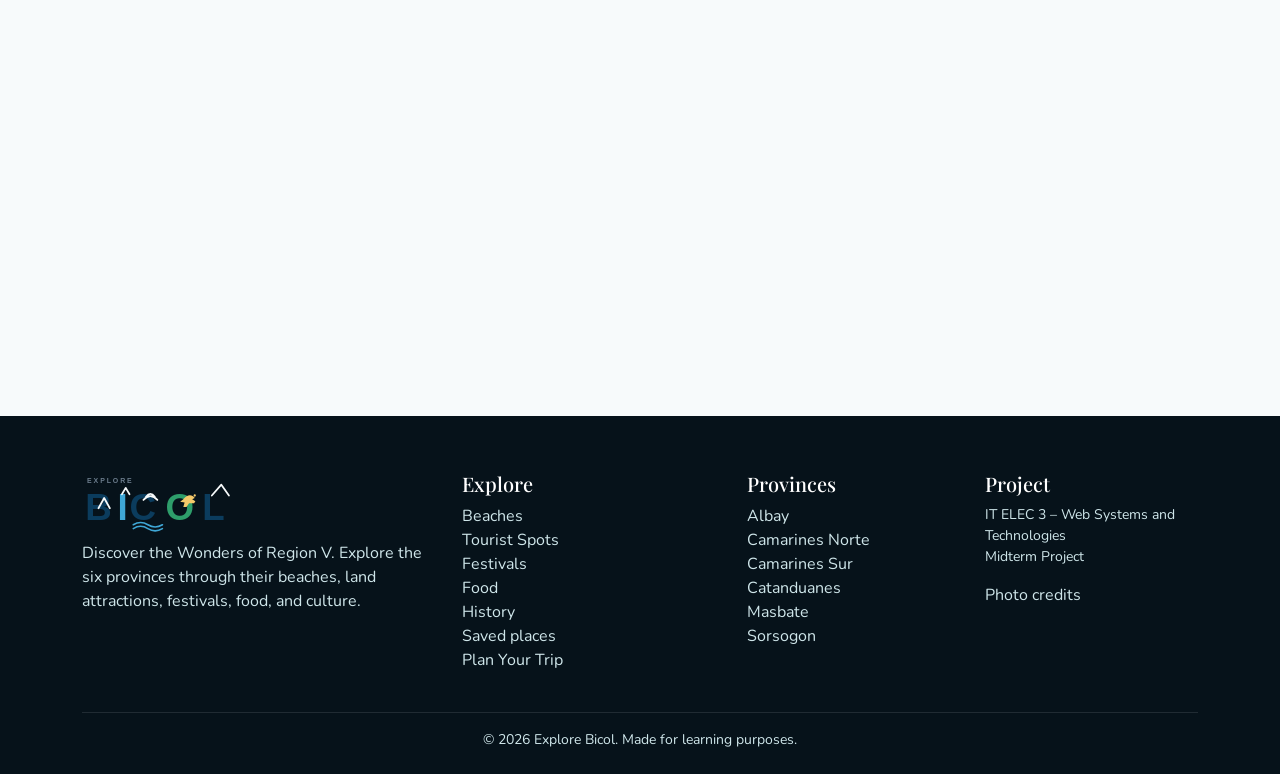
<file: food.html>
<!DOCTYPE html>
<html lang="en" data-bs-theme="light">
<head>
  <meta charset="UTF-8">
  <meta name="viewport" content="width=device-width, initial-scale=1">
  <title>Food – Explore Bicol</title>
  <meta name="description" content="Famous Bicolano food by province.">
  <script>try{var t=localStorage.getItem('bicolTheme');if(t)document.documentElement.setAttribute('data-bs-theme',t)}catch(e){}</script>
  <link href="https://cdn.jsdelivr.net/npm/bootstrap@5.3.3/dist/css/bootstrap.min.css" rel="stylesheet">
  <link href="https://cdn.jsdelivr.net/npm/bootstrap-icons@1.11.3/font/bootstrap-icons.min.css" rel="stylesheet">
  <link href="https://fonts.googleapis.com/css2?family=Nunito:wght@400;600;700;800&family=Playfair+Display:wght@500;700&display=swap" rel="stylesheet">
  <link rel="icon" type="image/svg+xml" href="images/explore-bicol-mark.svg">
  <link href="css/style.css" rel="stylesheet">
</head>
<body data-page="food">
  <div id="site-header"></div>
  <main>
    <section class="hero hero-sm" aria-label="Food">
      <img class="hero-bg" src="images/hero/hero-food.jpg" alt="Bicol dishes with coconut milk and chilies" loading="lazy" onerror="Site.fallback(this)">
      <div class="hero-overlay"></div>
      <div class="container hero-content"><span class="hero-number" aria-hidden="true">04</span><span class="hero-badge">Taste</span><h1 class="mt-3">Flavors of Bicol</h1><p class="lead">What every province is known for on the table.</p></div>
    </section>
    <section class="section">
      <div class="container">
        <div class="d-flex flex-wrap gap-2 mb-2" id="filters" role="group" aria-label="Filter by province"></div>
        <p class="text-muted small mb-4" id="count" aria-live="polite"></p>
        <div class="row g-4" id="grid"></div>
      </div>
    </section>
  </main>
  <div id="site-footer"></div>
  <script src="https://cdn.jsdelivr.net/npm/bootstrap@5.3.3/dist/js/bootstrap.bundle.min.js"></script>
  <script src="js/data.js"></script>
  <script src="js/main.js"></script>
  <script src="js/pages.js"></script>
</body>
</html>
</file>
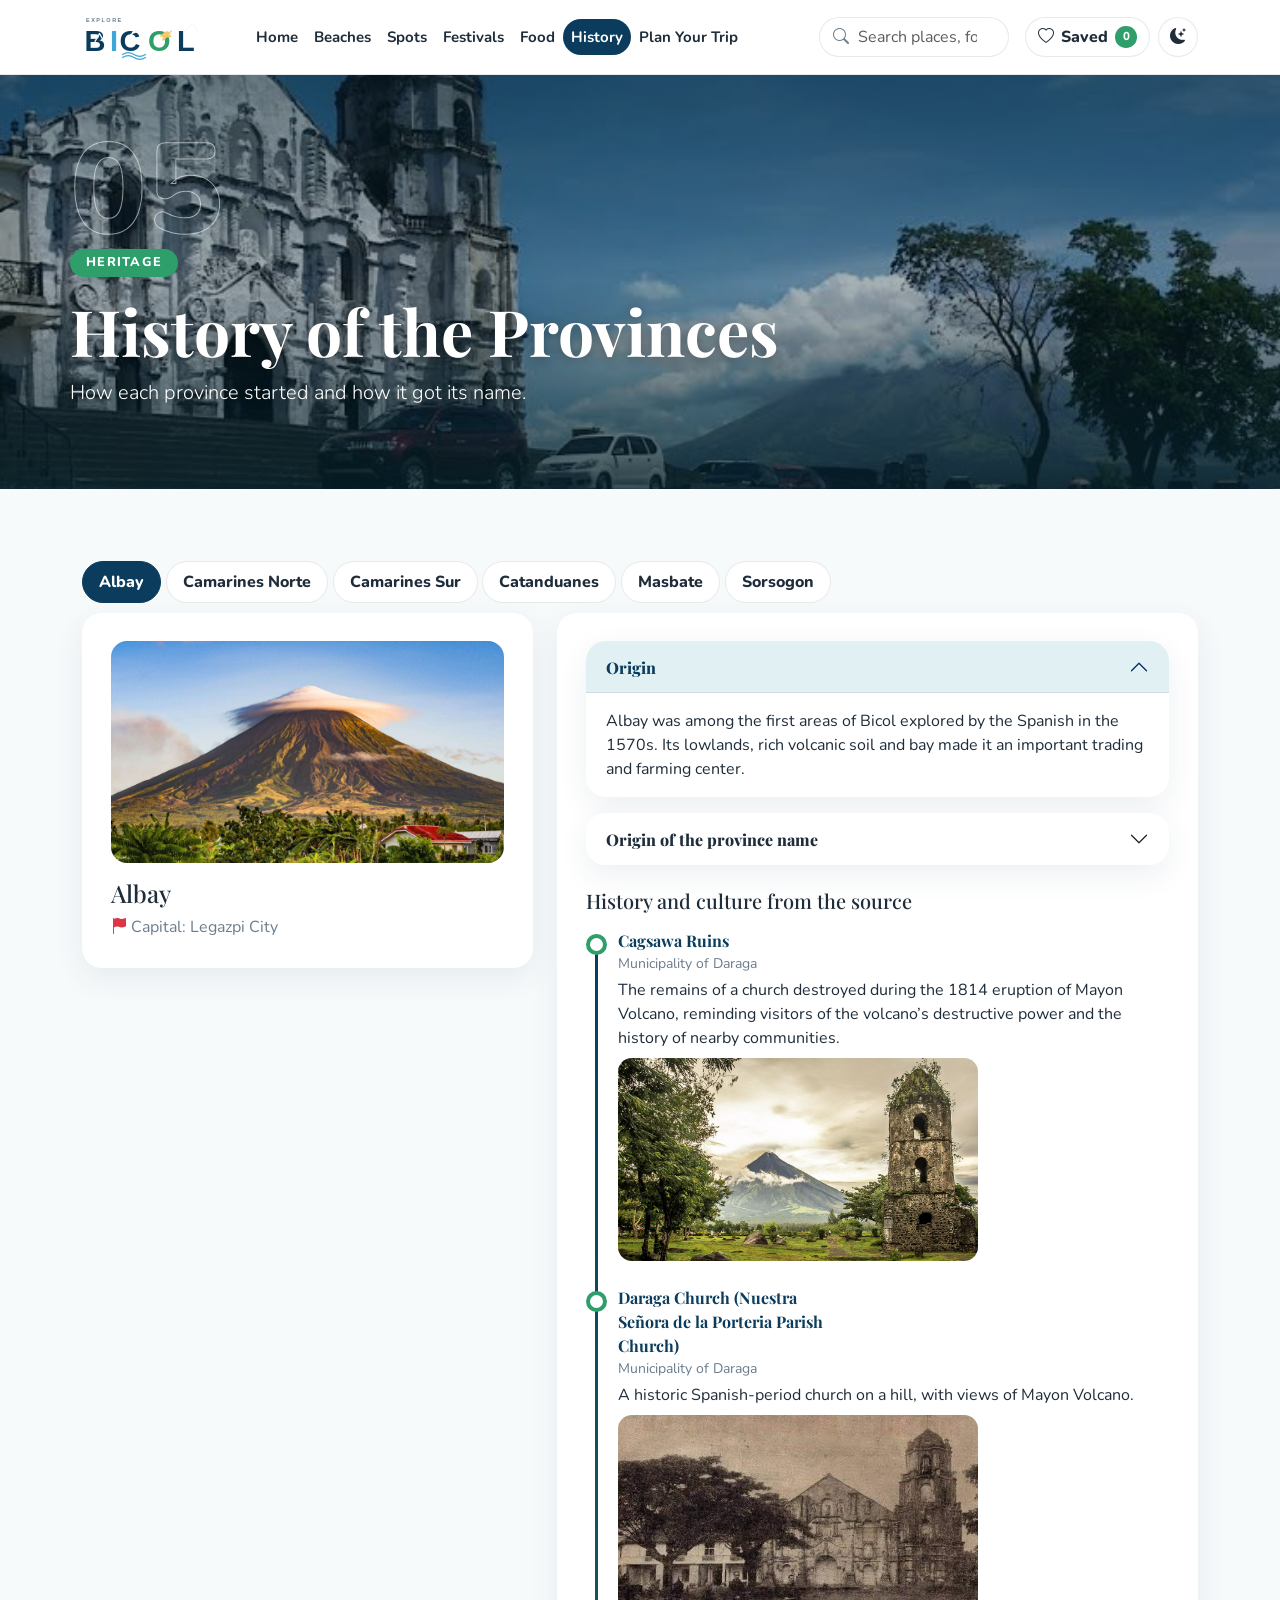
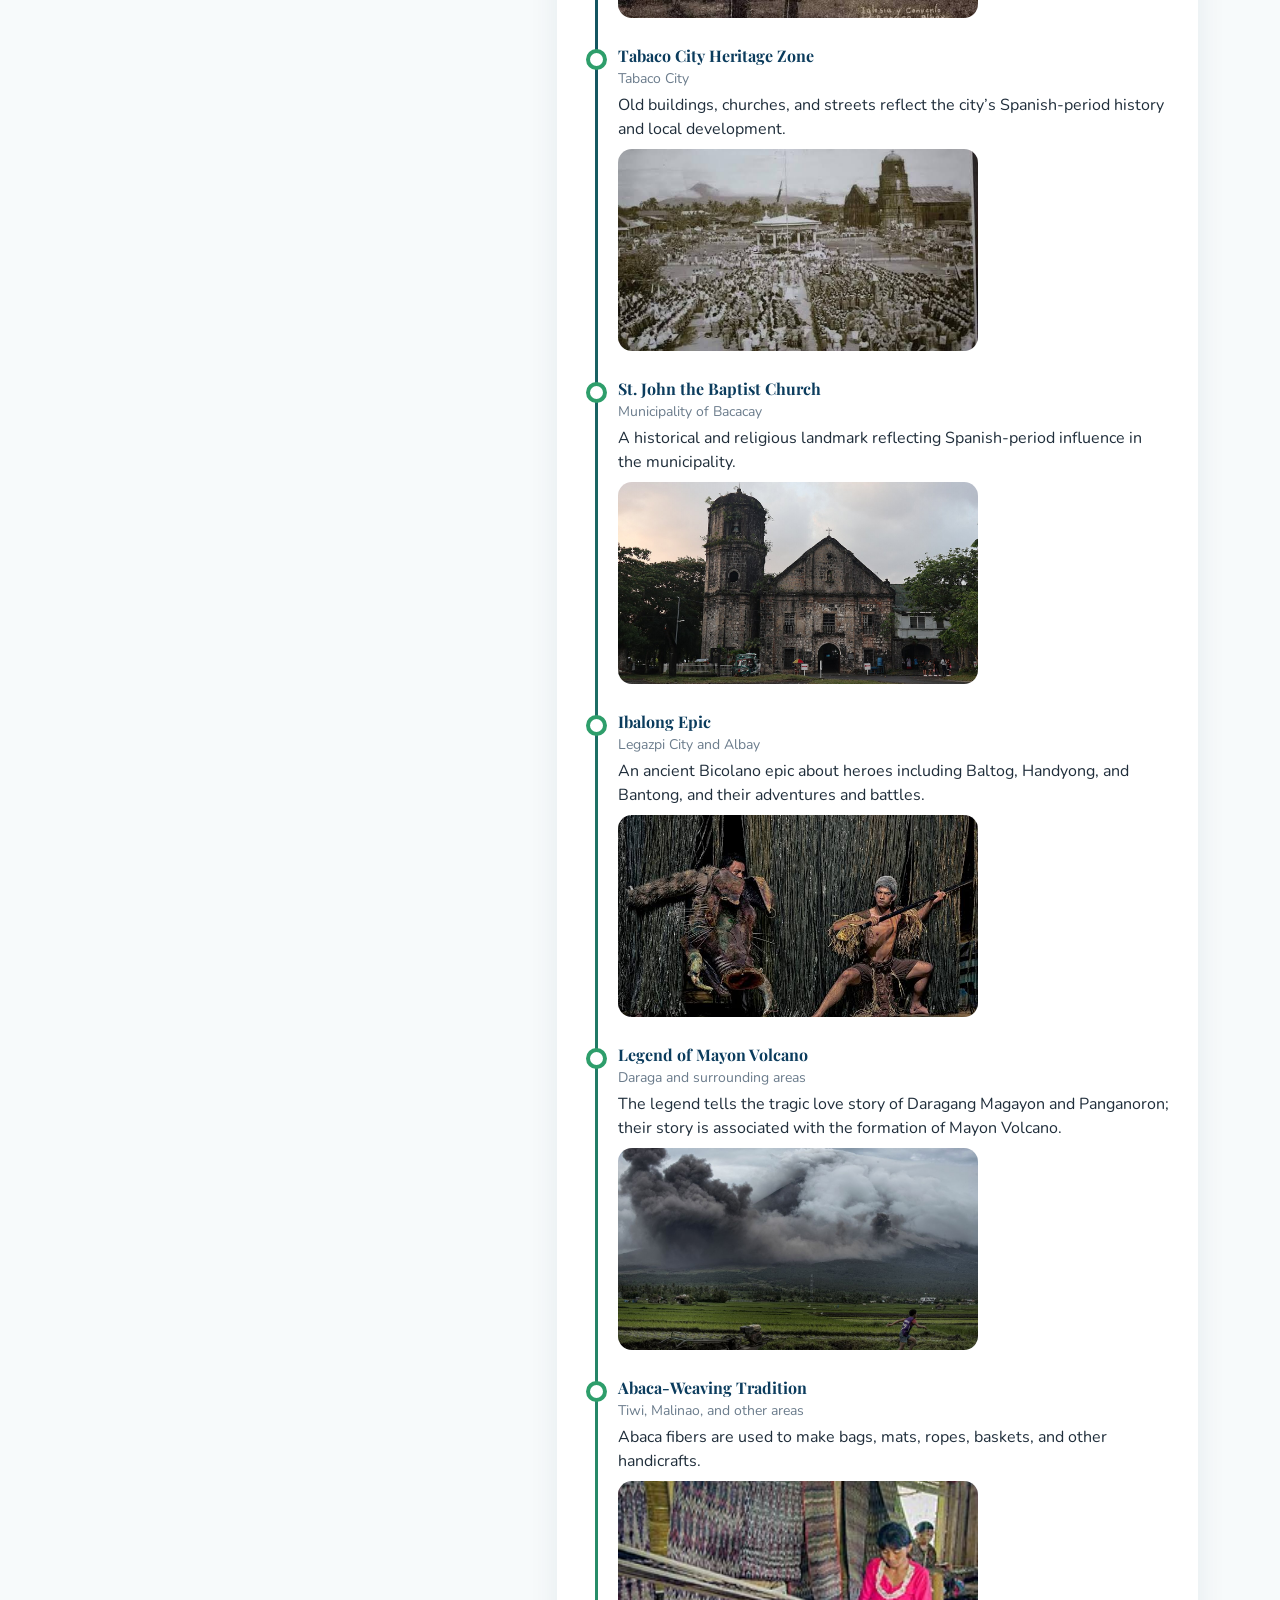
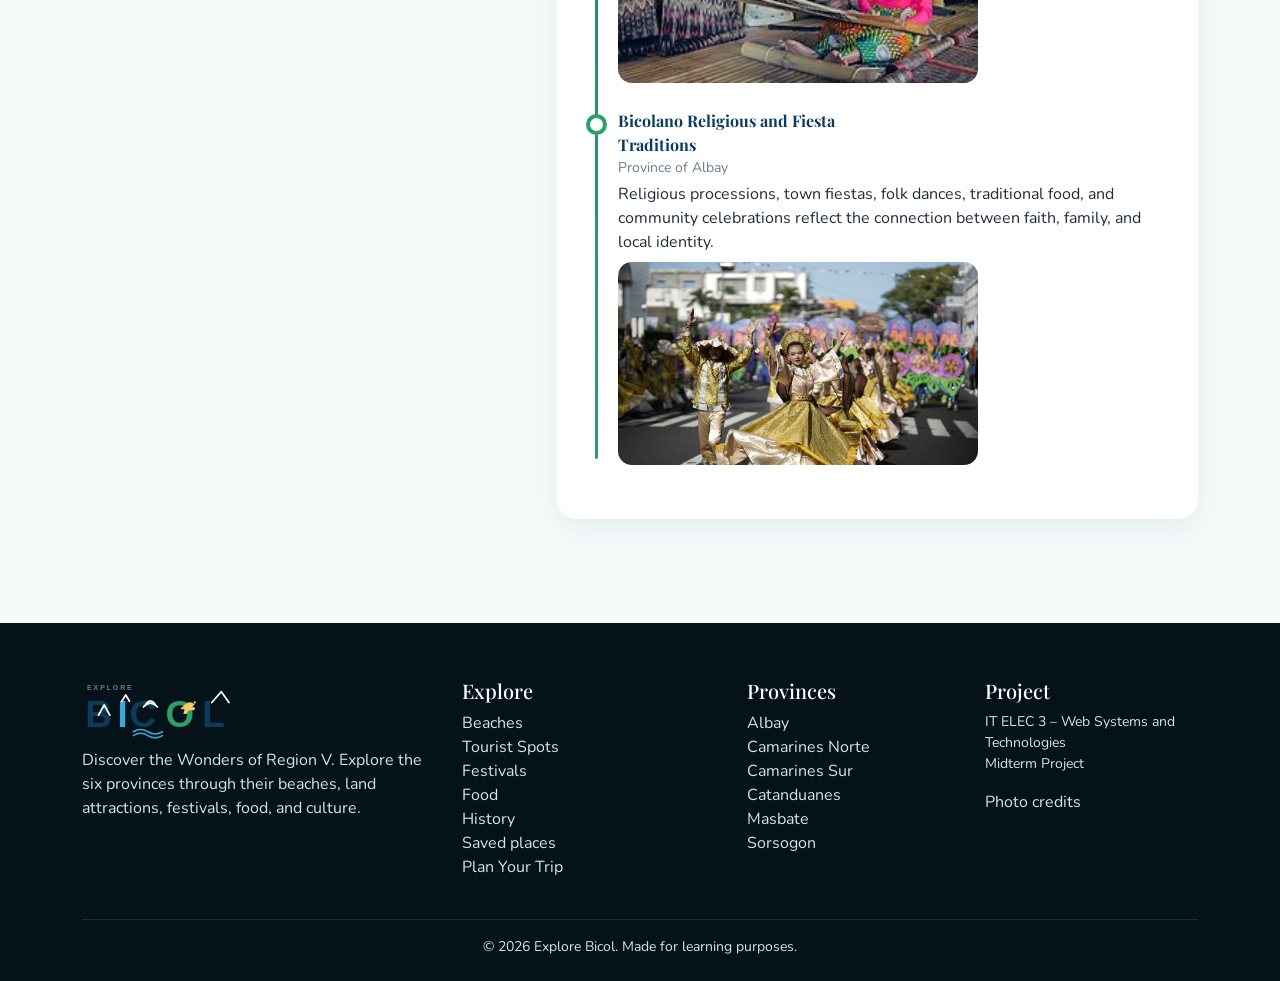
<file: history.html>
<!DOCTYPE html>
<html lang="en" data-bs-theme="light">
<head>
  <meta charset="UTF-8">
  <meta name="viewport" content="width=device-width, initial-scale=1">
  <title>History – Explore Bicol</title>
  <meta name="description" content="How each Bicol province began and got its name.">
  <script>try{var t=localStorage.getItem('bicolTheme');if(t)document.documentElement.setAttribute('data-bs-theme',t)}catch(e){}</script>
  <link href="https://cdn.jsdelivr.net/npm/bootstrap@5.3.3/dist/css/bootstrap.min.css" rel="stylesheet">
  <link href="https://cdn.jsdelivr.net/npm/bootstrap-icons@1.11.3/font/bootstrap-icons.min.css" rel="stylesheet">
  <link href="https://fonts.googleapis.com/css2?family=Nunito:wght@400;600;700;800&family=Playfair+Display:wght@500;700&display=swap" rel="stylesheet">
  <link rel="icon" type="image/svg+xml" href="images/explore-bicol-mark.svg">
  <link href="css/style.css" rel="stylesheet">
</head>
<body data-page="history">
  <div id="site-header"></div>
  <main>
    <section class="hero hero-sm" aria-label="History">
      <img class="hero-bg" src="images/hero/hero-history.jpg" alt="Old stone church and ruins in Bicol" loading="lazy" onerror="Site.fallback(this)">
      <div class="hero-overlay"></div>
      <div class="container hero-content"><span class="hero-number" aria-hidden="true">05</span><span class="hero-badge">Heritage</span><h1 class="mt-3">History of the Provinces</h1><p class="lead">How each province started and how it got its name.</p></div>
    </section>
    <section class="section">
      <div class="container"><div id="histBox"></div></div>
    </section>
  </main>
  <div id="site-footer"></div>
  <script src="https://cdn.jsdelivr.net/npm/bootstrap@5.3.3/dist/js/bootstrap.bundle.min.js"></script>
  <script src="js/data.js"></script>
  <script src="js/main.js"></script>
  <script src="js/pages.js"></script>
</body>
</html>
</file>
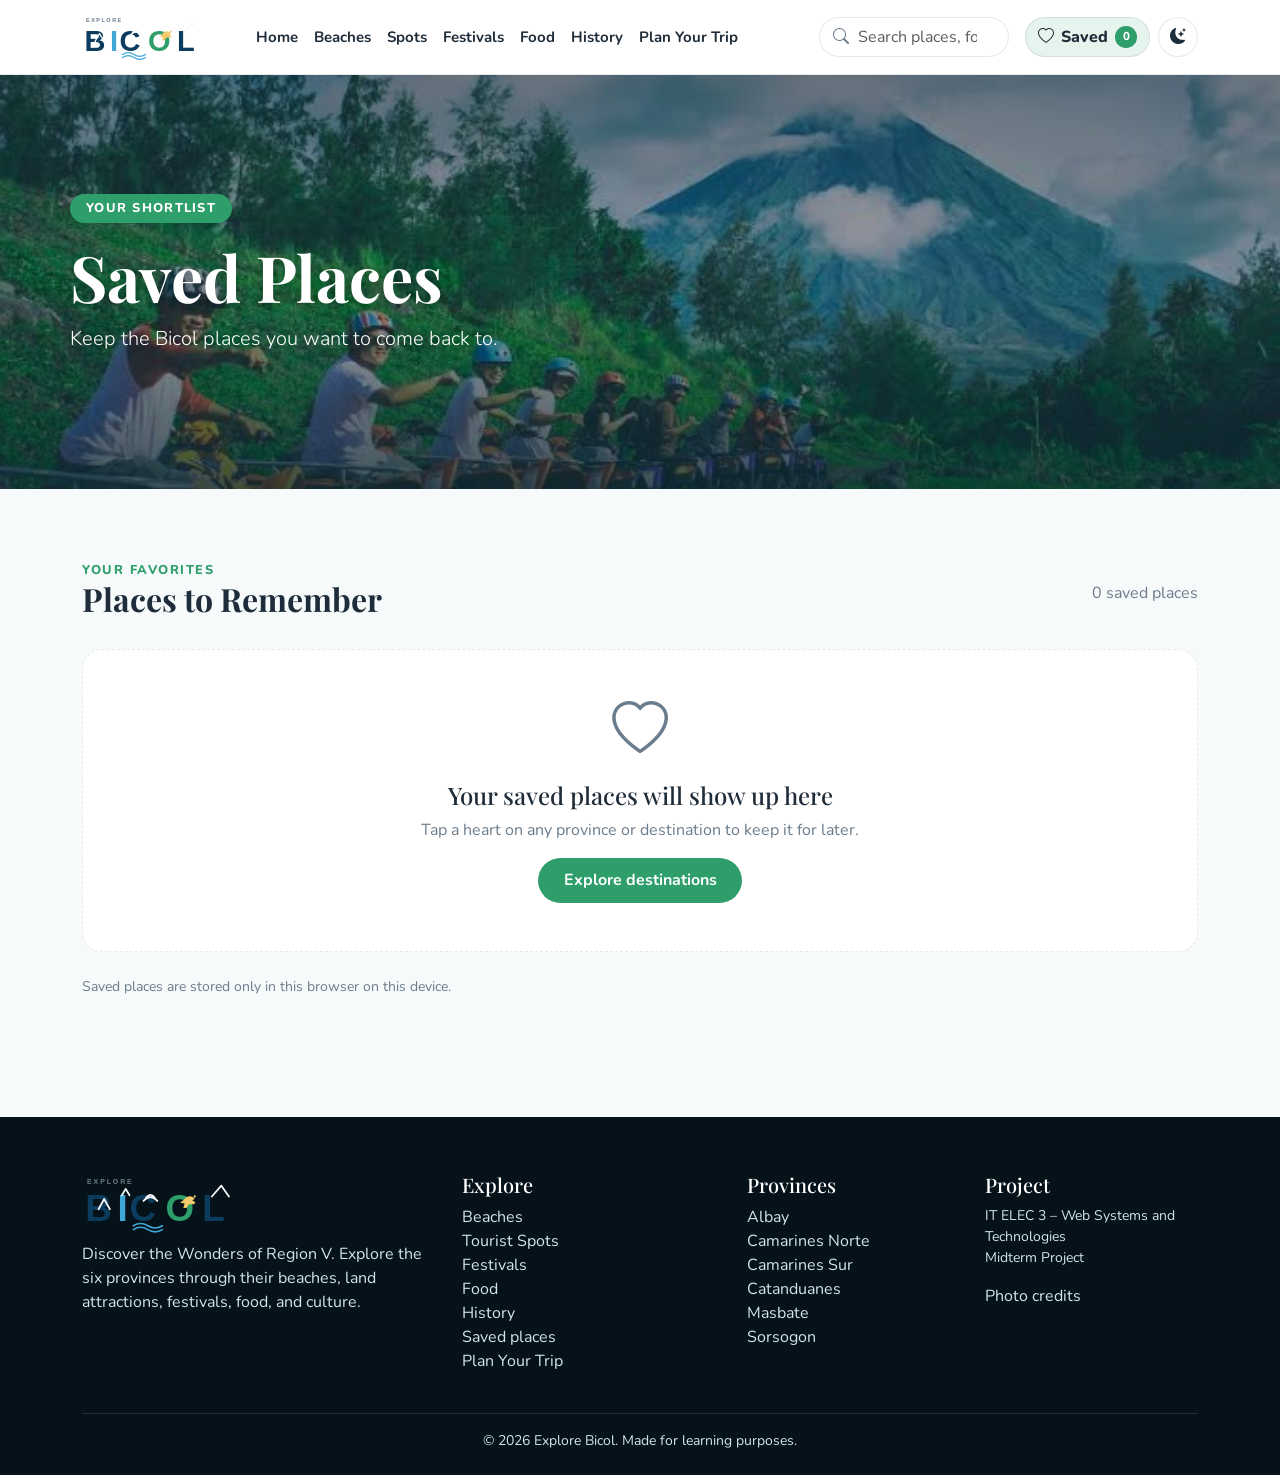
<file: saved.html>
<!DOCTYPE html>
<html lang="en" data-bs-theme="light">
<head>
  <meta charset="UTF-8">
  <meta name="viewport" content="width=device-width, initial-scale=1">
  <title>Saved Places – Explore Bicol</title>
  <meta name="description" content="Keep your favorite Bicol provinces, destinations, festivals, and food in one place.">
  <script>try{var t=localStorage.getItem('bicolTheme');if(t)document.documentElement.setAttribute('data-bs-theme',t)}catch(e){}</script>
  <link href="https://cdn.jsdelivr.net/npm/bootstrap@5.3.3/dist/css/bootstrap.min.css" rel="stylesheet">
  <link href="https://cdn.jsdelivr.net/npm/bootstrap-icons@1.11.3/font/bootstrap-icons.min.css" rel="stylesheet">
  <link href="https://fonts.googleapis.com/css2?family=Nunito:wght@400;600;700;800&family=Playfair+Display:wght@500;700&display=swap" rel="stylesheet">
  <link rel="icon" type="image/svg+xml" href="images/explore-bicol-mark.svg">
  <link href="css/style.css" rel="stylesheet">
</head>
<body data-page="saved">
  <div id="site-header"></div>
  <main>
    <section class="hero hero-sm" aria-label="Saved places">
      <img class="hero-bg" src="images/hero/hero-saved.jpg" alt="" loading="lazy" onerror="Site.fallback(this)">
      <div class="hero-overlay"></div>
      <div class="container hero-content"><span class="hero-badge">Your shortlist</span><h1 class="mt-3">Saved Places</h1><p class="lead">Keep the Bicol places you want to come back to.</p></div>
    </section>
    <section class="section">
      <div class="container">
        <div class="d-flex flex-wrap justify-content-between align-items-center gap-2 mb-4">
          <div><div class="section-kicker">Your favorites</div><h2 class="section-title">Places to Remember</h2></div>
          <p class="text-muted mb-0" id="savedCountText" aria-live="polite"></p>
        </div>
        <div class="row g-4" id="savedGrid"></div>
        <p class="small text-muted mt-4">Saved places are stored only in this browser on this device.</p>
      </div>
    </section>
  </main>
  <div id="site-footer"></div>
  <script src="https://cdn.jsdelivr.net/npm/bootstrap@5.3.3/dist/js/bootstrap.bundle.min.js"></script>
  <script src="js/data.js"></script>
  <script src="js/main.js"></script>
  <script src="js/pages.js"></script>
</body>
</html>
</file>
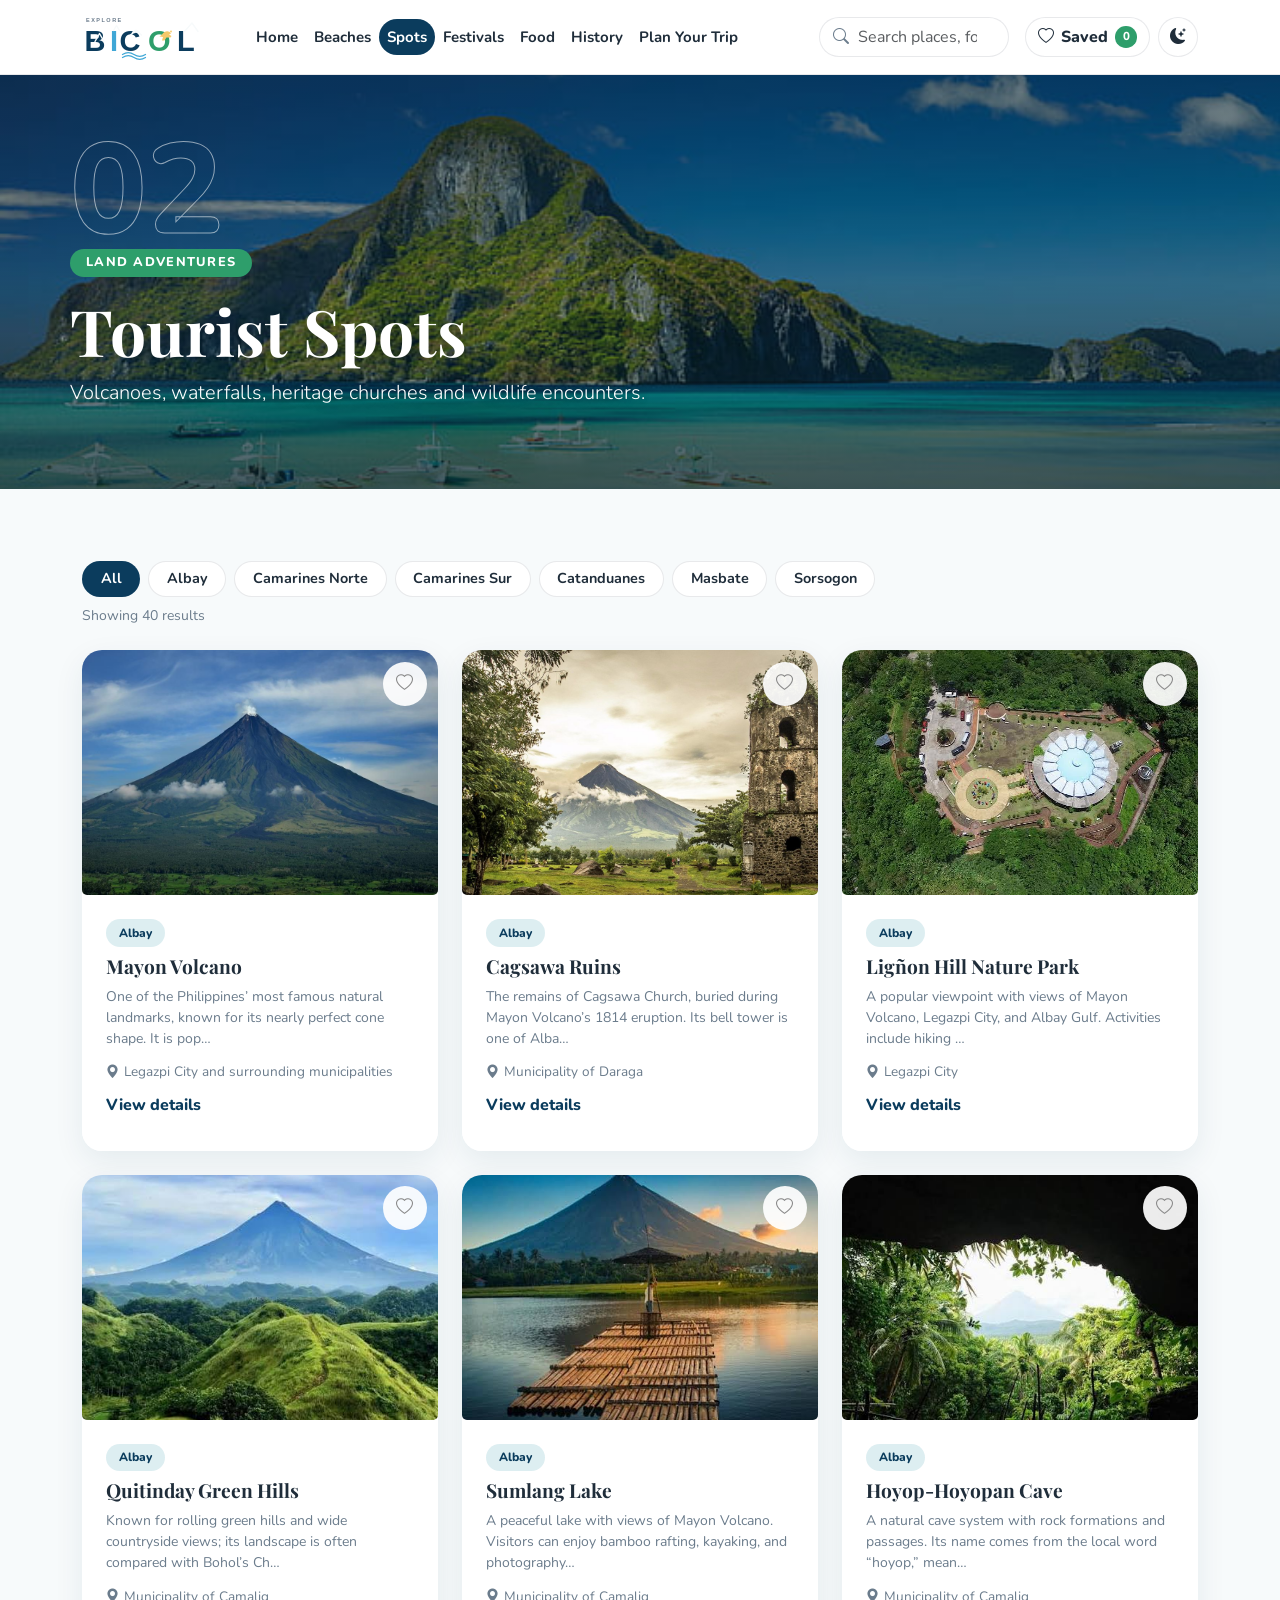
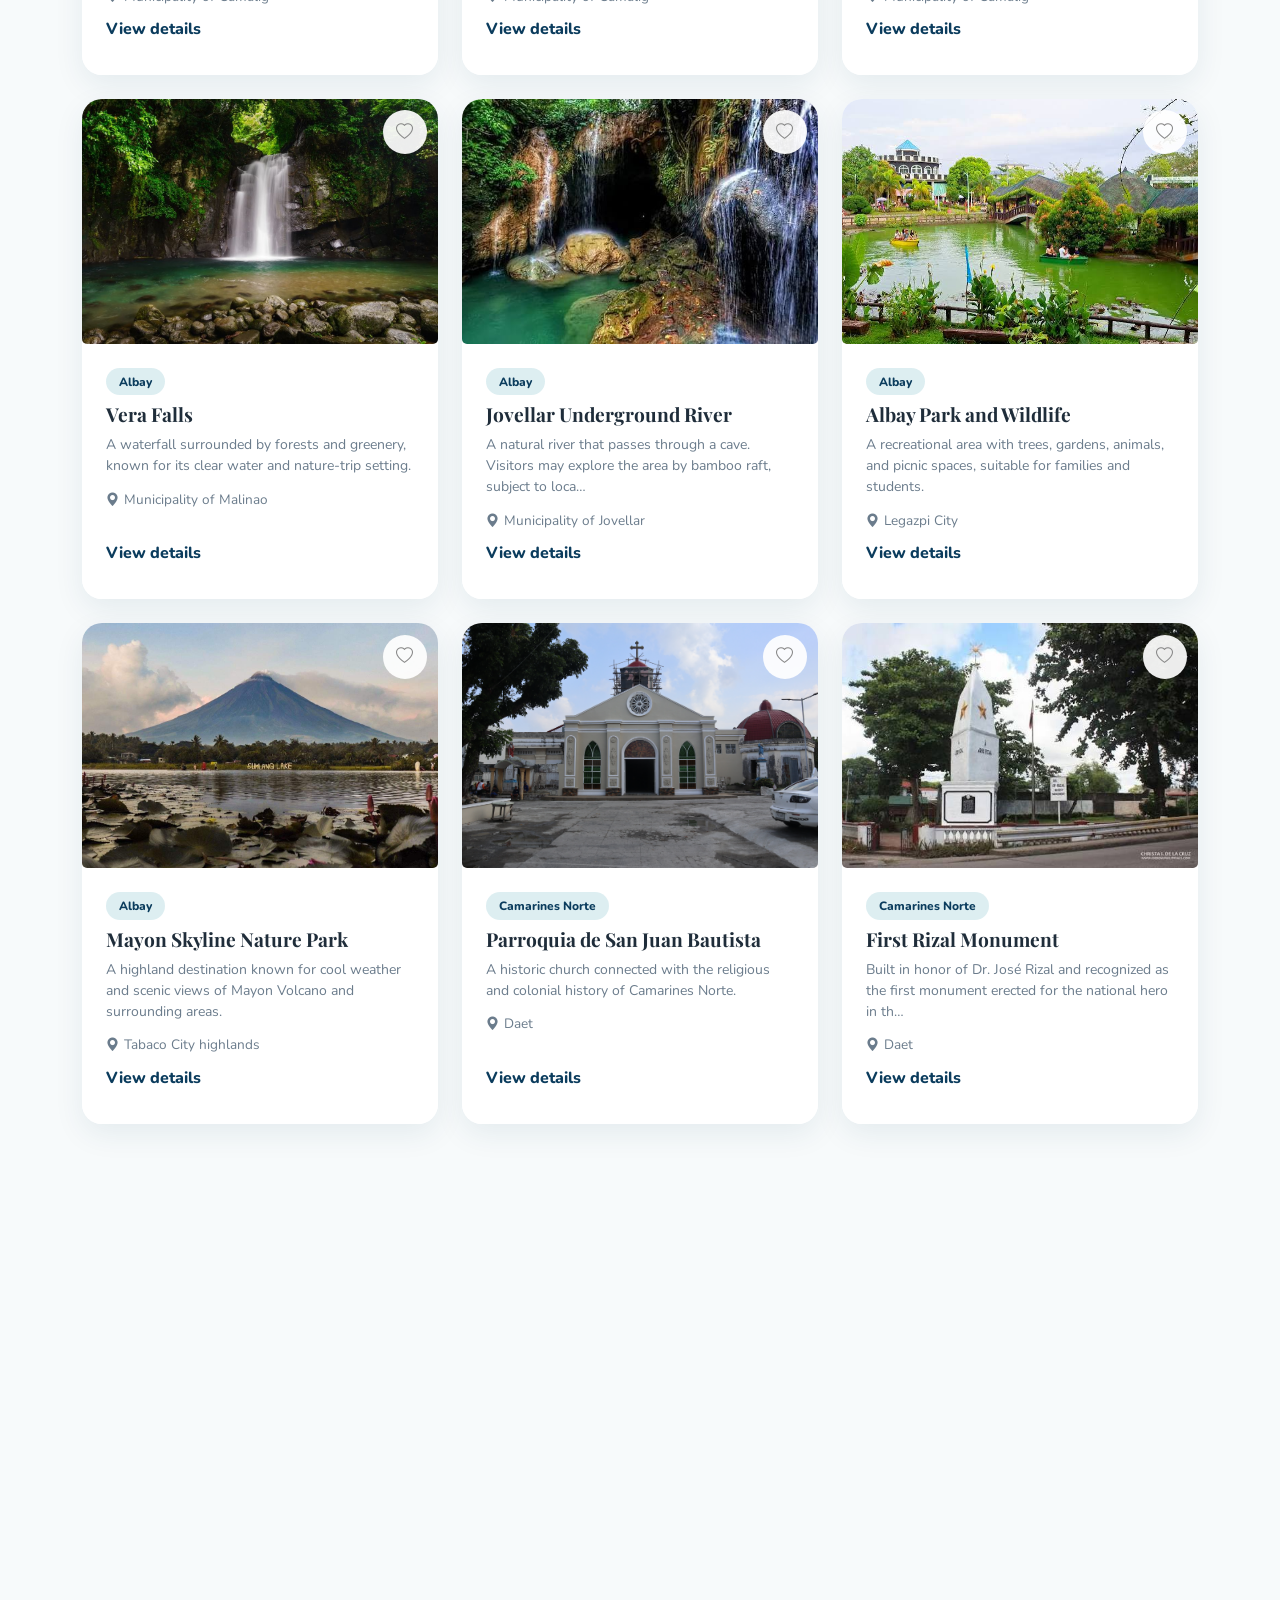
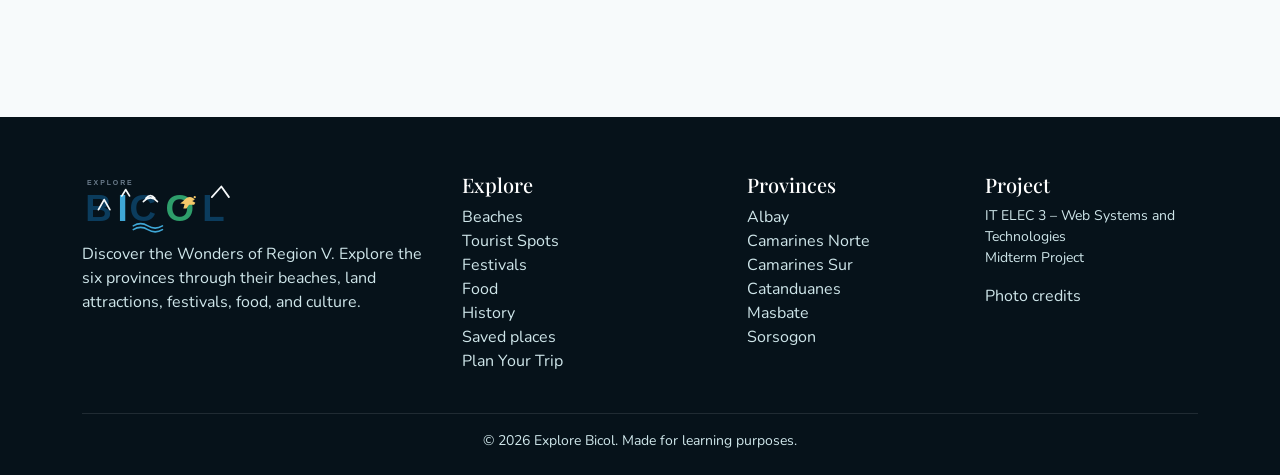
<file: spots.html>
<!DOCTYPE html>
<html lang="en" data-bs-theme="light">
<head>
  <meta charset="UTF-8">
  <meta name="viewport" content="width=device-width, initial-scale=1">
  <title>Tourist Spots – Explore Bicol</title>
  <meta name="description" content="Volcanoes, waterfalls, churches and parks across Bicol.">
  <script>try{var t=localStorage.getItem('bicolTheme');if(t)document.documentElement.setAttribute('data-bs-theme',t)}catch(e){}</script>
  <link href="https://cdn.jsdelivr.net/npm/bootstrap@5.3.3/dist/css/bootstrap.min.css" rel="stylesheet">
  <link href="https://cdn.jsdelivr.net/npm/bootstrap-icons@1.11.3/font/bootstrap-icons.min.css" rel="stylesheet">
  <link href="https://fonts.googleapis.com/css2?family=Nunito:wght@400;600;700;800&family=Playfair+Display:wght@500;700&display=swap" rel="stylesheet">
  <link rel="icon" type="image/svg+xml" href="images/explore-bicol-mark.svg">
  <link href="css/style.css" rel="stylesheet">
</head>
<body data-page="spots">
  <div id="site-header"></div>
  <main>
    <section class="hero hero-sm" aria-label="Tourist spots">
      <img class="hero-bg" src="images/hero/hero-spots.jpg" alt="Green mountains and a historic church" loading="lazy" onerror="Site.fallback(this)">
      <div class="hero-overlay"></div>
      <div class="container hero-content"><span class="hero-number" aria-hidden="true">02</span><span class="hero-badge">Land Adventures</span><h1 class="mt-3">Tourist Spots</h1><p class="lead">Volcanoes, waterfalls, heritage churches and wildlife encounters.</p></div>
    </section>
    <section class="section">
      <div class="container">
        <div class="d-flex flex-wrap gap-2 mb-2" id="filters" role="group" aria-label="Filter by province"></div>
        <p class="text-muted small mb-4" id="count" aria-live="polite"></p>
        <div class="row g-4" id="grid"></div>
      </div>
    </section>
  </main>
  <div id="site-footer"></div>
  <script src="https://cdn.jsdelivr.net/npm/bootstrap@5.3.3/dist/js/bootstrap.bundle.min.js"></script>
  <script src="js/data.js"></script>
  <script src="js/main.js"></script>
  <script src="js/pages.js"></script>
</body>
</html>
</file>
<file: css/style.css>
/* ==========================================================
   Explore Bicol – style.css
   Palette: deep ocean, sky blue, fresh green, and soft mint
   Dark mode is a designed theme (not an inversion) via [data-bs-theme="dark"]
   ========================================================== */
:root {
  --teal: #0B3C5D;
  --teal-dark: #082F49;
  --aqua: #3FA7D6;
  --coral: #2E9E6B;
  --mint: #E6F4EE;
  --sand: #F7FAFB;
  --card: #ffffff;
  --ink: #1F2D3A;
  --muted: #6B7C8C;
  --line: rgba(31, 45, 58, .10);
  --shadow: 0 10px 30px rgba(11, 60, 93, .08);
  --shadow-lg: 0 18px 40px rgba(11, 60, 93, .14);
  --radius: 20px;
  --head: 'Playfair Display', Georgia, serif;
  --body: 'Nunito', system-ui, sans-serif;
}
[data-bs-theme="dark"] {
  --teal: #7CC4E4;
  --teal-dark: #A9DAEF;
  --aqua: #3FA7D6;
  --coral: #55C58F;
  --mint: #15352F;
  --sand: #0A1A24;
  --card: #102633;
  --ink: #E7F0F3;
  --muted: #A7BAC4;
  --line: rgba(255, 255, 255, .10);
  --shadow: 0 10px 30px rgba(0, 0, 0, .35);
  --shadow-lg: 0 18px 40px rgba(0, 0, 0, .5);
}

html { scroll-behavior: smooth; }
body {
  font-family: var(--body);
  background: var(--sand);
  color: var(--ink);
  transition: background-color .4s ease, color .4s ease;
}
h1, h2, h3, h4, h5, .navbar-brand { font-family: var(--head); color: var(--ink); }
a { color: var(--teal); }
.text-muted, .text-secondary { color: var(--muted) !important; }
.section { padding: 4.5rem 0; }
.section-title { font-weight: 700; margin-bottom: .4rem; }
.section-kicker { color: var(--coral); font-weight: 800; letter-spacing: .12em; text-transform: uppercase; font-size: .8rem; }
.section-alt { background: color-mix(in srgb, var(--mint) 60%, var(--sand)); }

/* ---------- Buttons ---------- */
.btn-coral { background: var(--coral); border: 0; color: #fff; font-weight: 700; border-radius: 50px; padding: .65rem 1.6rem; transition: transform .2s, box-shadow .2s; }
.btn-coral:hover { background: #247F56; color: #fff; transform: translateY(-2px); box-shadow: 0 8px 20px rgba(46, 158, 107, .25); }
.btn-teal { background: var(--teal); border: 0; color: #fff; font-weight: 700; border-radius: 50px; padding: .65rem 1.6rem; }
.btn-teal:hover { background: var(--teal-dark); color: #fff; }
[data-bs-theme="dark"] .btn-teal:hover { color: #0e1a1e; }
.btn-pill { border: 1px solid var(--line); background: var(--card); color: var(--ink); border-radius: 50px; padding: .4rem 1.1rem; font-weight: 700; font-size: .9rem; transition: all .2s; }
.btn-pill:hover { border-color: var(--teal); color: var(--teal); }
.btn-pill.active { background: var(--teal); border-color: var(--teal); color: #fff; }
[data-bs-theme="dark"] .btn-pill.active { color: #0e1a1e; }

/* ---------- Navbar ---------- */
.site-header { z-index: 1030; }
.site-header .navbar { background: color-mix(in srgb, var(--card) 92%, transparent); backdrop-filter: blur(10px); border-bottom: 1px solid var(--line); transition: background-color .4s; }
.navbar-brand { display: inline-flex; align-items: center; color: var(--ink); }
.brand-wordmark { display: block; width: 150px; height: 48px; object-fit: contain; }
.navbar .nav-link { color: var(--ink); font-weight: 700; border-radius: 50px; padding: .4rem .9rem !important; }
.navbar .nav-link:hover { color: var(--teal); }
.navbar .nav-link.active { background: var(--teal); color: #fff; }
[data-bs-theme="dark"] .navbar .nav-link.active { color: #0e1a1e; }
.navbar-toggler { border-color: var(--line); }
[data-bs-theme="dark"] .navbar-toggler-icon { filter: invert(1); }
.btn-saved { min-height: 40px; display: inline-flex; align-items: center; justify-content: center; gap: .45rem; padding: .35rem .75rem; border: 1px solid var(--line); border-radius: 50px; background: var(--card); color: var(--ink); font-weight: 800; text-decoration: none; white-space: nowrap; }
.btn-saved:hover { border-color: var(--coral); color: var(--coral); }
.btn-saved.active { background: var(--mint); }
.saved-count { min-width: 1.35rem; height: 1.35rem; display: inline-grid; place-items: center; padding-inline: .2rem; border-radius: 50%; background: var(--coral); color: #fff; font-size: .72rem; }
.btn-theme { border: 1px solid var(--line); background: var(--card); color: var(--ink); border-radius: 50%; width: 40px; height: 40px; display: inline-flex; align-items: center; justify-content: center; transition: transform .3s; }
.btn-theme:hover { transform: rotate(20deg); color: var(--coral); }

/* ---------- Search ---------- */
.nav-search, .hero-search { position: relative; }
.search-input { border-radius: 50px; border: 1px solid var(--line); background: var(--card); color: var(--ink); padding: .45rem 1rem .45rem 2.4rem; width: 100%; }
.search-input:focus { background: var(--card); color: var(--ink); border-color: var(--teal); box-shadow: 0 0 0 .2rem rgba(63, 167, 214, .2); }
.search-icon { position: absolute; left: .9rem; top: 50%; transform: translateY(-50%); color: var(--muted); pointer-events: none; z-index: 5; }
.search-box { position: absolute; top: calc(100% + 6px); left: 0; right: 0; min-width: 280px; z-index: 1050; border-radius: 14px; overflow: hidden; box-shadow: var(--shadow-lg); display: none; text-align: left; }
.search-box.show { display: block; }
.search-box .list-group-item { background: var(--card); color: var(--ink); border-color: var(--line); cursor: pointer; display: flex; justify-content: space-between; align-items: center; gap: .6rem; }
.search-box .list-group-item.active, .search-box .list-group-item:hover { background: var(--teal); border-color: var(--teal); color: #fff; }
[data-bs-theme="dark"] .search-box .list-group-item.active, [data-bs-theme="dark"] .search-box .list-group-item:hover { color: #0e1a1e; }
.search-box small { opacity: .8; }
.search-type { font-size: .7rem; text-transform: uppercase; letter-spacing: .08em; font-weight: 800; }
.hero-search .search-input { padding: .95rem 1.4rem .95rem 3rem; font-size: 1.05rem; box-shadow: var(--shadow-lg); }
.hero-search .search-icon { left: 1.2rem; font-size: 1.1rem; }

/* ---------- Hero ---------- */
.hero { position: relative; color: #fff; display: flex; align-items: center; min-height: 82vh; overflow: hidden; }
.hero-sm { min-height: 46vh; }
.hero-bg { position: absolute; inset: 0; width: 100%; height: 100%; object-fit: cover; }
.hero-overlay { position: absolute; inset: 0; background: linear-gradient(180deg, rgba(6, 35, 45, .55), rgba(6, 35, 45, .35) 50%, rgba(6, 35, 45, .75)); }
.hero-content { position: relative; z-index: 2; padding: 4rem 0; }
.hero h1, .hero p { color: #fff; text-shadow: 0 2px 12px rgba(0, 0, 0, .3); }
.hero h1 { font-weight: 700; font-size: clamp(2.2rem, 6vw, 4rem); }
.hero .lead { max-width: 640px; }
.hero-badge { display: inline-block; background: var(--coral); color: #fff; padding: .3rem 1rem; border-radius: 50px; font-weight: 800; font-size: .8rem; letter-spacing: .1em; text-transform: uppercase; }

/* ---------- Cards ---------- */
.dest-card, .prov-card { border: 0; border-radius: var(--radius); background: var(--card); box-shadow: var(--shadow); overflow: hidden; transition: transform .3s ease, box-shadow .3s ease; cursor: pointer; color: var(--ink); }
.dest-card:hover, .prov-card:hover { transform: translateY(-8px); box-shadow: var(--shadow-lg); }
.dest-card:focus-visible { outline: 3px solid var(--aqua); }
.card-img { position: relative; overflow: hidden; aspect-ratio: 16 / 11; background: rgba(14, 138, 156, .12); }
.card-img img { width: 100%; height: 100%; object-fit: cover; transition: transform .5s ease; }
.dest-card:hover .card-img img, .prov-card:hover .card-img img { transform: scale(1.08); }
.card-body { background: var(--card); color: var(--ink); }
.card-body h3 { font-size: 1.2rem; font-weight: 700; }
.badge-prov { background: rgba(14, 138, 156, .14); color: var(--teal); font-weight: 800; border-radius: 50px; padding: .3rem .8rem; font-size: .75rem; }
.card-loc { font-size: .85rem; color: var(--muted); }
.prov-card .card-img { aspect-ratio: 4 / 3; }
.prov-card a { text-decoration: none; color: inherit; }
.heart-btn { position: absolute; top: .7rem; right: .7rem; z-index: 3; width: 38px; height: 38px; border-radius: 50%; border: 0; background: rgba(255, 255, 255, .92); color: #888; display: grid; place-items: center; transition: transform .2s; }
.heart-btn { width: 44px; height: 44px; font-size: 1.05rem; }
.heart-btn:hover { transform: scale(1.15); }
.heart-btn.active { color: #e0245e; }
.dest-card .card-body { display: flex; flex-direction: column; align-items: flex-start; }
.card-detail-link { min-height: 44px; margin-top: auto !important; padding: .4rem 0; border: 0; background: transparent; color: var(--teal); font: inherit; font-weight: 800; text-align: left; }
.card-detail-link:hover, .card-detail-link:focus-visible { color: var(--teal-dark); text-decoration: underline; }
.card-detail-link:focus-visible { outline: 2px solid var(--aqua); outline-offset: 3px; }
.dest-card .card-loc { margin-top: .35rem; }

/* ---------- Skeleton ---------- */
.skeleton-card { background: var(--card); border-radius: var(--radius); box-shadow: var(--shadow); overflow: hidden; }
.sk { background: linear-gradient(90deg, rgba(120, 150, 160, .15) 25%, rgba(120, 150, 160, .3) 37%, rgba(120, 150, 160, .15) 63%); background-size: 400% 100%; animation: shimmer 1.3s ease infinite; border-radius: 8px; }
.sk-img { aspect-ratio: 16 / 11; border-radius: 0; }
.sk-line { height: 14px; margin: .6rem 0; }
@keyframes shimmer { 0% { background-position: 100% 0; } 100% { background-position: 0 0; } }

/* ---------- Carousel (vanilla) ---------- */
.bc-carousel { position: relative; border-radius: 24px; overflow: hidden; box-shadow: var(--shadow-lg); aspect-ratio: 16 / 8; background: #0b2a33; }
.bc-track { display: flex; height: 100%; transition: transform .7s ease; }
.bc-slide { min-width: 100%; position: relative; height: 100%; }
.bc-slide img { width: 100%; height: 100%; object-fit: cover; }
.bc-caption { position: absolute; left: 0; right: 0; bottom: 0; padding: 2.5rem 2rem 3rem; color: #fff; background: linear-gradient(transparent, rgba(0, 0, 0, .75)); }
.bc-caption h3 { color: #fff; margin: 0; }
.bc-caption p { margin: .3rem 0 .8rem; max-width: 560px; }
.bc-nav { position: absolute; top: 50%; transform: translateY(-50%); background: rgba(255, 255, 255, .85); border: 0; width: 46px; height: 46px; border-radius: 50%; z-index: 3; color: #123; transition: background .2s; }
.bc-nav:hover { background: #fff; }
.bc-prev { left: 1rem; } .bc-next { right: 1rem; }
.bc-dots { position: absolute; bottom: 1rem; left: 50%; transform: translateX(-50%); display: flex; gap: .5rem; z-index: 3; }
.bc-dot { width: 11px; height: 11px; border-radius: 50%; border: 0; background: rgba(255, 255, 255, .5); padding: 0; transition: all .25s; }
.bc-dot.active { background: var(--coral); width: 28px; border-radius: 10px; }
@media (max-width: 767px) { .bc-carousel { aspect-ratio: 4 / 5; } .bc-caption { padding: 1.5rem 1.2rem 2.8rem; } }

/* ---------- Feature / stats ---------- */
.feature-box { background: var(--card); border-radius: var(--radius); padding: 1.8rem; box-shadow: var(--shadow); height: 100%; transition: transform .3s; }
.feature-box:hover { transform: translateY(-5px); }
.feature-icon { width: 58px; height: 58px; border-radius: 16px; display: grid; place-items: center; font-size: 1.6rem; color: #fff; background: linear-gradient(135deg, var(--teal), var(--aqua)); margin-bottom: 1rem; }
.feature-box:nth-child(even) .feature-icon, .col-md-6:nth-child(even) .feature-icon { background: linear-gradient(135deg, var(--coral), #ffb347); }
.stat-row { margin-bottom: 1.2rem; }
.progress { height: 14px; border-radius: 50px; background: rgba(120, 150, 160, .2); }
.progress-bar { background: linear-gradient(90deg, var(--teal), var(--aqua)); border-radius: 50px; transition: width 1.4s ease; }
.progress-bar.coral { background: linear-gradient(90deg, var(--coral), #ffb347); }
.panel { background: var(--card); border-radius: var(--radius); padding: 1.8rem; box-shadow: var(--shadow); }
.chart-wrap { position: relative; height: 320px; }
.chart-wrap canvas { width: 100%; height: 100%; display: block; }
.form-select, .form-control { background-color: var(--card); color: var(--ink); border-color: var(--line); }
.form-select:focus, .form-control:focus { background-color: var(--card); color: var(--ink); }
.form-check-input:checked { background-color: var(--teal); border-color: var(--teal); }

/* ---------- Rank bars (food) ---------- */

/* ---------- Accordion ---------- */
.accordion { --bs-accordion-bg: var(--card); --bs-accordion-color: var(--ink); --bs-accordion-border-color: var(--line); --bs-accordion-btn-bg: var(--card); --bs-accordion-btn-color: var(--ink); --bs-accordion-active-bg: rgba(14, 138, 156, .12); --bs-accordion-active-color: var(--teal); --bs-accordion-btn-focus-box-shadow: 0 0 0 .2rem rgba(14, 138, 156, .2); }
.accordion-item { border-radius: var(--radius) !important; overflow: hidden; margin-bottom: 1rem; box-shadow: var(--shadow); border: 0; }
.accordion-button { font-weight: 800; font-family: var(--head); }
[data-bs-theme="dark"] .accordion-button::after { filter: invert(1); }
.fest-img { width: 100%; border-radius: 14px; aspect-ratio: 4 / 3; object-fit: cover; }

/* ---------- History tabs & timeline ---------- */
.nav-pills .nav-link { color: var(--ink); background: var(--card); border: 1px solid var(--line); border-radius: 50px; font-weight: 800; margin: 0 .3rem .6rem 0; }
.nav-pills .nav-link.active { background: var(--teal); color: #fff; border-color: var(--teal); }
[data-bs-theme="dark"] .nav-pills .nav-link.active { color: #0e1a1e; }
.timeline { position: relative; padding-left: 2rem; margin-top: 1rem; }
.timeline::before { content: ''; position: absolute; left: 9px; top: 6px; bottom: 6px; width: 3px; background: linear-gradient(var(--teal), var(--coral)); border-radius: 3px; }
.tl-item { position: relative; margin-bottom: 1.6rem; }
.tl-item::before { content: ''; position: absolute; left: -2rem; top: 5px; width: 21px; height: 21px; border-radius: 50%; background: var(--card); border: 4px solid var(--coral); }
.tl-year { font-family: var(--head); font-weight: 700; color: var(--coral); font-size: 1.2rem; }

/* ---------- Dropzone & form ---------- */
.dropzone { border: 2px dashed var(--teal); border-radius: var(--radius); padding: 2rem 1rem; text-align: center; cursor: pointer; background: rgba(14, 138, 156, .05); transition: all .25s; }
.dropzone.dragover { background: rgba(79, 209, 197, .22); transform: scale(1.01); border-color: var(--coral); }
.dropzone i { font-size: 2.4rem; color: var(--teal); }
.file-item { display: flex; align-items: center; justify-content: space-between; gap: .8rem; background: var(--card); border: 1px solid var(--line); border-radius: 12px; padding: .55rem .9rem; margin-top: .6rem; }
.file-item .name { overflow: hidden; text-overflow: ellipsis; white-space: nowrap; font-weight: 700; }
.invalid-feedback.d-block { display: block; }

/* ---------- Loading overlay ---------- */
.spinner-overlay { position: fixed; inset: 0; background: rgba(8, 40, 48, .55); backdrop-filter: blur(3px); z-index: 2000; display: none; align-items: center; justify-content: center; flex-direction: column; color: #fff; gap: 1rem; }
.spinner-overlay.show { display: flex; }
.spinner-overlay .spinner-border { width: 3.4rem; height: 3.4rem; color: var(--aqua); }

/* ---------- Modal ---------- */
.modal-content { background: var(--card); color: var(--ink); border: 0; border-radius: 22px; overflow: hidden; }
.modal-img { width: 100%; height: 100%; min-height: 260px; aspect-ratio: 4 / 3; object-fit: cover; }
.visit-note { border-radius: 14px; background: color-mix(in srgb, var(--mint) 68%, var(--card)); color: var(--ink); }
[data-bs-theme="dark"] .btn-close { filter: invert(1); }

/* ---------- Footer ---------- */
.site-footer { background: #08303a; color: #cfe6ea; padding: 3.5rem 0 1.5rem; margin-top: 2rem; }
.site-footer h5 { color: #fff; font-family: var(--head); }
.site-footer .brand { display: flex; align-items: center; }
.site-footer .brand-wordmark { width: 190px; height: 61px; }
.site-footer a { color: #cfe6ea; text-decoration: none; }
.site-footer a:hover { color: var(--aqua); }
.empty-saved { min-height: 260px; border: 1px dashed var(--line); border-radius: var(--radius); background: var(--card); }

/* ---------- Back to top & reveal ---------- */
.back-top { position: fixed; right: 1.2rem; bottom: 1.2rem; z-index: 1040; width: 46px; height: 46px; border-radius: 50%; border: 0; background: var(--coral); color: #fff; box-shadow: var(--shadow-lg); opacity: 0; pointer-events: none; transform: translateY(12px); transition: all .3s; }
.back-top.show { opacity: 1; pointer-events: auto; transform: none; }
.reveal { opacity: 0; transform: translateY(24px); transition: opacity .7s ease, transform .7s ease; }
.reveal.visible { opacity: 1; transform: none; }
@media (prefers-reduced-motion: reduce) {
  .reveal { opacity: 1; transform: none; transition: none; }
  html { scroll-behavior: auto; }
}

/* ---------- Full-image home hero and local-image fallback ---------- */
.hero-home {
  min-height: min(780px, calc(100svh - 76px));
  color: #fff;
  background: #0B3C5D;
  overflow: hidden;
}
.hero-home-grid { position: relative; z-index: 2; display: flex; align-items: center; min-height: inherit; padding-block: clamp(4rem, 9vw, 7rem); }
.hero-home .hero-content { width: min(100%, 780px); margin-inline: auto; padding: 0; text-align: center; }
.hero-home h1, .hero-home p { color: #fff; text-shadow: 0 2px 18px rgba(0, 0, 0, .28); }
.hero-home h1 { font-size: clamp(3.5rem, 8vw, 7rem); line-height: .98; }
.hero-home .lead { max-width: 660px; margin-inline: auto; font-size: clamp(1.05rem, 2vw, 1.3rem); }
.hero-home .hero-badge { color: #fff; background: rgba(255, 255, 255, .16); border: 1px solid rgba(255, 255, 255, .42); backdrop-filter: blur(10px); }
.hero-home .hero-search { max-width: 600px; margin-inline: auto; }
.hero-home .hero-search .search-input { background: rgba(255, 255, 255, .96); color: #1F2D3A; box-shadow: 0 16px 44px rgba(0, 0, 0, .25); }
.hero-home .hero-search .search-input::placeholder { color: #657787; opacity: 1; }
.hero-home .hero-search .search-icon { color: #526575; }
.hero-art { position: absolute; inset: 0 auto 0 50%; width: 100vw; min-height: 100%; height: auto; transform: translateX(-50%); border-radius: 0; overflow: hidden; background: linear-gradient(160deg, var(--mint), var(--aqua)); }
.hero-art::after { position: absolute; inset: 0; z-index: 2; background: linear-gradient(180deg, rgba(3, 25, 37, .42), rgba(3, 25, 37, .28)); content: ""; animation: hero-overlay-in 1s ease-out both; }
.hero-art .hero-bg { border-radius: inherit; }
.hero-home .hero-bg { animation: hero-image-in 1.4s cubic-bezier(.2,.7,.2,1) both; }
.hero-video { position: absolute; inset: 0; z-index: 1; width: 100%; height: 100%; object-fit: cover; opacity: 0; transition: opacity .6s ease; }
.hero-video.is-playing { opacity: 1; }
.hero-home .hero-content > * { opacity: 0; animation: hero-content-in .7s cubic-bezier(.2,.7,.2,1) both; }
.hero-home .hero-content > :nth-child(1) { animation-delay: .12s; }
.hero-home .hero-content > :nth-child(2) { animation-delay: .24s; }
.hero-home .hero-content > :nth-child(3) { animation-delay: .36s; }
.hero-home .hero-content > :nth-child(4) { animation-delay: .48s; }
.hero-home .hero-content > :nth-child(5) { animation-delay: .60s; }
.hero-art .image-fallback { z-index: 3; }
@keyframes hero-image-in { from { transform: scale(1.08); } to { transform: scale(1); } }
@keyframes hero-overlay-in { from { opacity: .55; } to { opacity: 1; } }
@keyframes hero-content-in { from { opacity: 0; transform: translateY(20px); } to { opacity: 1; transform: translateY(0); } }
@media (prefers-reduced-motion: reduce) {
  .hero-home .hero-bg, .hero-home .hero-art::after, .hero-home .hero-content > * { animation: none; }
  .hero-home .hero-content > * { opacity: 1; transform: none; }
  .hero-video { display: none; }
}
.image-fallback { position: absolute; inset: 0; display: flex; flex-direction: column; align-items: center; justify-content: center; gap: .75rem; padding: 1.5rem; overflow: hidden; background: linear-gradient(145deg, #E6F4EE, #C7E7F1 55%, #D6F0E3); color: #0B3C5D; text-align: center; font-size: .95rem; font-weight: 700; }
.image-fallback i { font-size: 2rem; }
.hero .image-fallback { min-height: 100%; background: linear-gradient(145deg, #0B3C5D, #3FA7D6 55%, #2E9E6B); color: #fff; }
.modal-img + .image-fallback { position: relative; min-height: 300px; }
[data-bs-theme="dark"] .image-fallback { background: linear-gradient(145deg, #123746, #14506B 55%, #176344); color: #E7F0F3; }
.history-img { display: block; position: relative; width: min(100%, 360px); aspect-ratio: 16 / 9; object-fit: cover; border-radius: 14px; }
.timeline .tl-item { align-items: start; }
.timeline .tl-year { min-width: 0; max-width: 220px; color: var(--teal); font-size: 1rem; }
.cta-panel { background: linear-gradient(135deg, var(--teal), var(--teal-dark)); color: #fff; }
.cta-panel h2 { color: #fff; }
.hero-number { display: block; margin-bottom: .4rem; color: transparent; font-family: var(--body); font-size: clamp(4.5rem, 10vw, 8rem); font-weight: 800; line-height: .8; -webkit-text-stroke: 1px rgba(255,255,255,.55); }
.province-filter { position: relative; display: flex; flex-wrap: wrap; align-items: center; gap: .5rem !important; }
.filter-indicator { position: absolute; top: 0; left: 0; z-index: 0; border-radius: 50px; background: var(--teal); pointer-events: none; transition: transform .28s ease, width .28s ease, height .28s ease; }
.province-filter .btn-pill { position: relative; z-index: 1; }
.province-filter .btn-pill.active { background: transparent; border-color: transparent; color: #fff; }
[data-bs-theme="dark"] .province-filter .btn-pill.active { color: #fff; }
.site-footer { background: #06121A; }
@media (max-width: 767px) {
  .hero-home { min-height: max(680px, calc(88svh - 76px)); }
  .hero-home-grid { align-items: flex-end; padding-top: 4rem; padding-bottom: 8rem; }
  .hero-home h1 { font-size: clamp(3.2rem, 15vw, 5rem); }
  .hero-home .lead { font-size: 1.05rem; }
  .hero-art::after { background: linear-gradient(0deg, rgba(3, 25, 37, .76) 0%, rgba(3, 25, 37, .48) 54%, rgba(3, 25, 37, .10) 100%); }
}
@media (min-width: 992px) {
  .navbar-nav { flex-shrink: 0; flex-wrap: nowrap; }
  .navbar .nav-link { padding-inline: .5rem !important; font-size: .94rem; white-space: nowrap; }
  .nav-search { width: 190px; flex: 0 0 190px; }
}
@media (max-width: 991px) {
  .navbar-collapse { padding: .65rem 0 .9rem; }
  .navbar-nav { gap: .2rem; }
  .navbar .nav-link { min-height: 42px; display: flex; align-items: center; }
  .nav-search { width: 100%; margin-top: .5rem; }
  .navbar-collapse .btn-saved { align-self: flex-start; margin-top: .35rem; }
  .navbar-collapse .btn-theme { margin-top: .35rem; }
}
@media (max-width: 767px) {
  .province-filter { flex-wrap: nowrap; overflow-x: auto; padding: .25rem .1rem .65rem; scrollbar-width: thin; -webkit-overflow-scrolling: touch; }
  .province-filter .btn-pill { flex: 0 0 auto; min-height: 42px; }
  .modal-img { min-height: 0; max-height: 260px; }
  .dest-card .card-body { padding: 1.15rem !important; }
}
</file>
